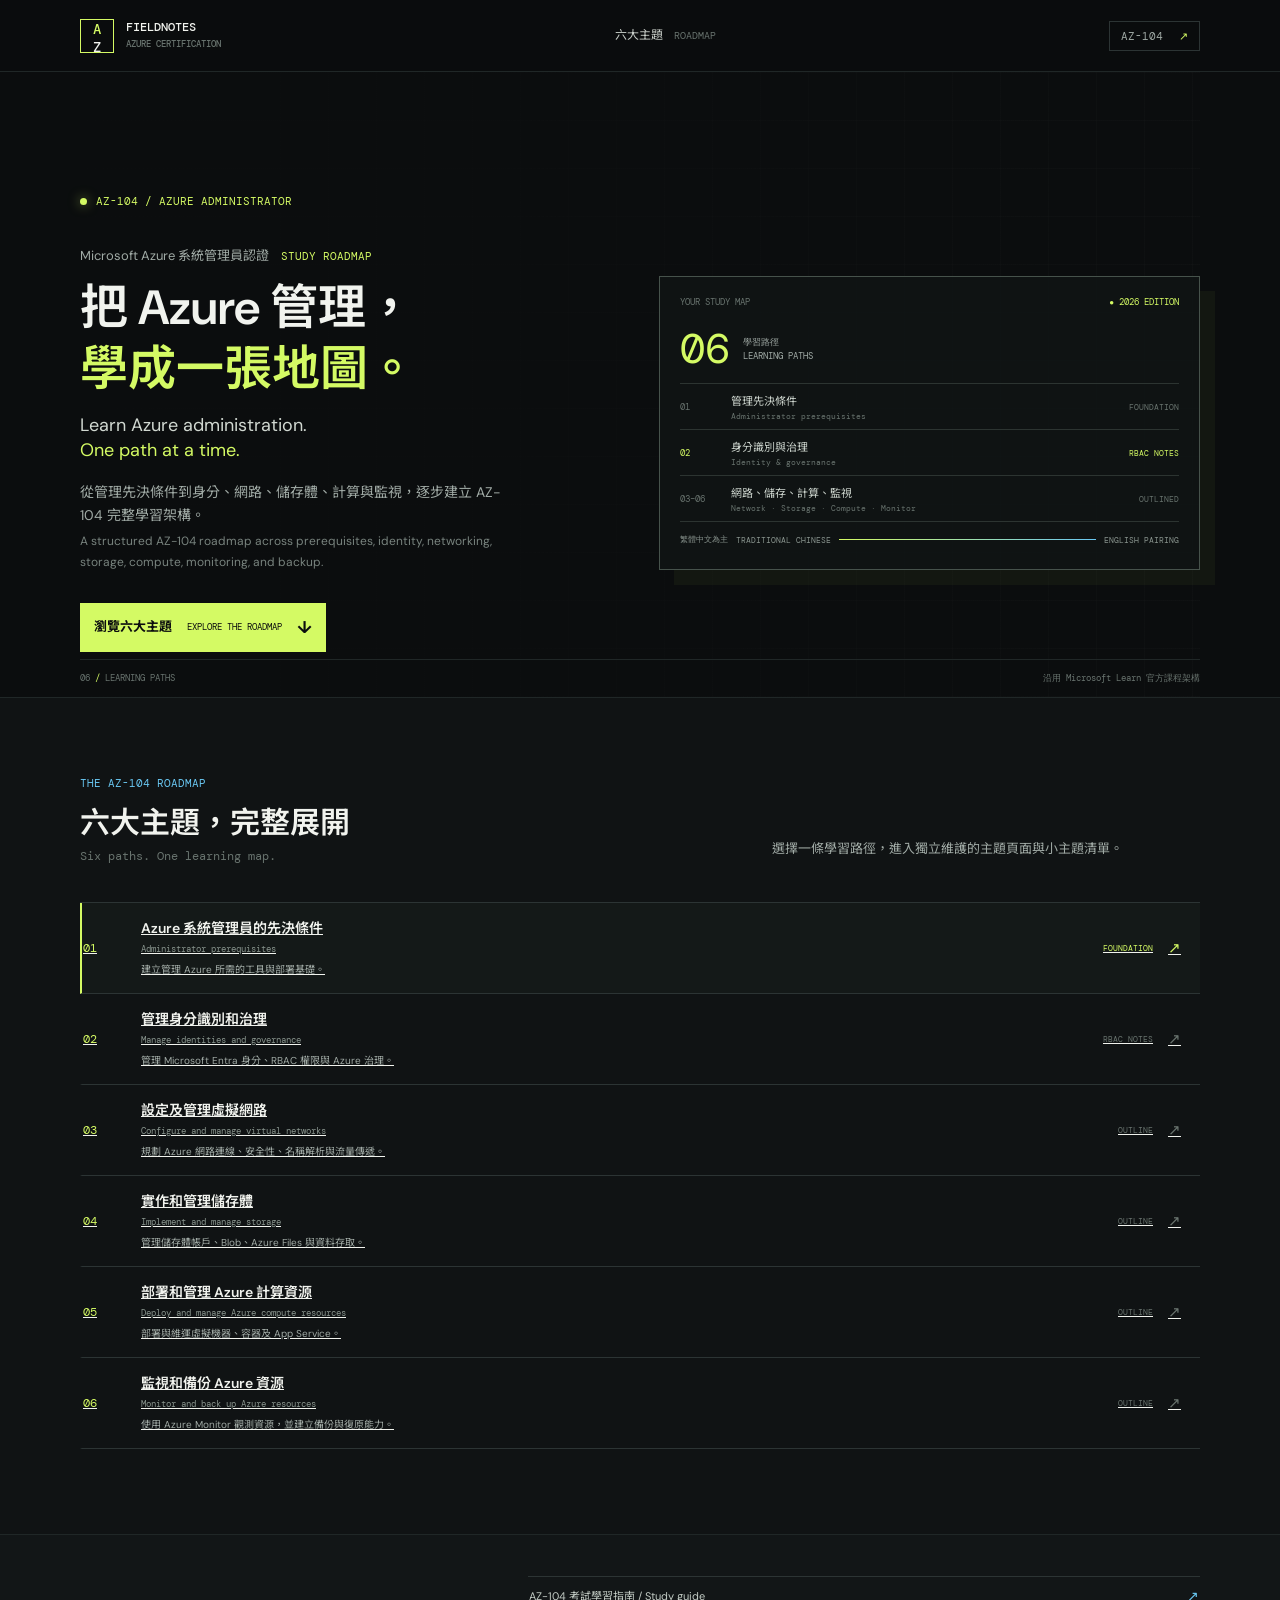
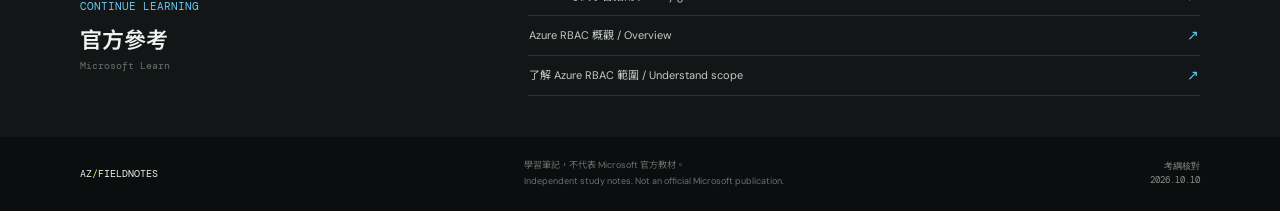
<file: index.html>
<!doctype html>
<html lang="zh-Hant">
  <head>
    <meta charset="utf-8">
    <meta name="viewport" content="width=device-width, initial-scale=1">
    <meta name="theme-color" content="#0b0d0e">
    <meta name="description" content="AZ-104 Azure 系統管理員繁體中文學習地圖，涵蓋六大學習路徑、中英並列主題與互動練習。">
    <link rel="icon" href="data:,">
    <title>AZ-104 學習地圖 | Azure Fieldnotes</title>
    <link rel="preconnect" href="https://fonts.googleapis.com">
    <link rel="preconnect" href="https://fonts.gstatic.com" crossorigin>
    <link href="https://fonts.googleapis.com/css2?family=DM+Mono:wght@400;500&family=DM+Sans:wght@400;500;600;700&family=Noto+Sans+TC:wght@400;500;600;700&display=swap" rel="stylesheet">
    <link rel="stylesheet" href="styles.css">
    <script src="app.js" defer></script>
  </head>
  <body>
    <header class="topbar">
      <a class="brand" href="#top" aria-label="AZ-104 Fieldnotes 首頁">
        <span class="brand-mark">A<span>Z</span></span>
        <span class="brand-name">FIELDNOTES<span>AZURE CERTIFICATION</span></span>
      </a>
      <nav class="top-nav" aria-label="主要導覽">
        <a href="#curriculum">六大主題 <span>ROADMAP</span></a>
      </nav>
      <a class="top-exam" href="https://learn.microsoft.com/zh-tw/credentials/certifications/exams/az-104/" target="_blank" rel="noreferrer">
        AZ-104 <span aria-hidden="true">↗</span>
      </a>
    </header>

    <main id="top">
      <section class="hero wrap" aria-labelledby="page-title">
        <div class="hero-copy">
          <div class="eyebrow"><span class="eyebrow-dot"></span> AZ-104 / AZURE ADMINISTRATOR</div>
          <p class="hero-kicker">Microsoft Azure 系統管理員認證 <span>STUDY ROADMAP</span></p>
          <h1 id="page-title">把 Azure 管理，<br><em>學成一張地圖。</em></h1>
          <p class="hero-english">Learn Azure administration.<br><em>One path at a time.</em></p>
          <p class="hero-summary">從管理先決條件到身分、網路、儲存體、計算與監視，逐步建立 AZ-104 完整學習架構。</p>
          <p class="hero-summary hero-summary-en">A structured AZ-104 roadmap across prerequisites, identity, networking, storage, compute, monitoring, and backup.</p>
          <a class="primary-link" href="#curriculum">瀏覽六大主題 <span>EXPLORE THE ROADMAP</span><b aria-hidden="true">↓</b></a>
        </div>

        <div class="roadmap-summary" aria-label="六大 AZ-104 學習路徑概況">
          <div class="roadmap-summary-head"><span>YOUR STUDY MAP</span><span class="live-dot">● 2026 EDITION</span></div>
          <div class="roadmap-total"><strong>06</strong><span>學習路徑<br>LEARNING PATHS</span></div>
          <div class="roadmap-mini-list">
            <div class="mini-path"><span class="mini-number">01</span><span>管理先決條件<small>Administrator prerequisites</small></span><i>FOUNDATION</i></div>
            <div class="mini-path active"><span class="mini-number">02</span><span>身分識別與治理<small>Identity &amp; governance</small></span><i>RBAC NOTES</i></div>
            <div class="mini-path"><span class="mini-number">03–06</span><span>網路、儲存、計算、監視<small>Network · Storage · Compute · Monitor</small></span><i>OUTLINED</i></div>
          </div>
          <div class="roadmap-summary-foot"><span>繁體中文為主</span><span>TRADITIONAL CHINESE</span><span class="foot-line"></span><span>ENGLISH PAIRING</span></div>
        </div>
        <div class="hero-meta"><span>06 <i>/</i> LEARNING PATHS</span><span>沿用 Microsoft Learn 官方課程架構</span></div>
      </section>

      <section class="curriculum-section" id="curriculum" aria-labelledby="curriculum-title">
        <div class="wrap">
          <div class="section-heading curriculum-heading">
            <div><p class="section-index">THE AZ-104 ROADMAP</p><h2 id="curriculum-title">六大主題，完整展開<span>Six paths. One learning map.</span></h2></div>
            <p class="section-intro">選擇一條學習路徑，進入獨立維護的主題頁面與小主題清單。</p>
          </div>

          <nav class="topic-tabs" aria-label="AZ-104 六大學習主題">
            <a class="topic-tab is-active" href="topics/prerequisites/">
              <span class="topic-tab-number">01</span><span class="topic-tab-copy"><strong>Azure 系統管理員的先決條件</strong><small>Administrator prerequisites</small><span>建立管理 Azure 所需的工具與部署基礎。</span></span><span class="topic-tab-state">FOUNDATION</span><span class="topic-tab-arrow" aria-hidden="true">↗</span>
            </a>
            <a class="topic-tab" href="topics/identity-governance/">
              <span class="topic-tab-number">02</span><span class="topic-tab-copy"><strong>管理身分識別和治理</strong><small>Manage identities and governance</small><span>管理 Microsoft Entra 身分、RBAC 權限與 Azure 治理。</span></span><span class="topic-tab-state">RBAC NOTES</span><span class="topic-tab-arrow" aria-hidden="true">↗</span>
            </a>
            <a class="topic-tab" href="topics/networking/">
              <span class="topic-tab-number">03</span><span class="topic-tab-copy"><strong>設定及管理虛擬網路</strong><small>Configure and manage virtual networks</small><span>規劃 Azure 網路連線、安全性、名稱解析與流量傳遞。</span></span><span class="topic-tab-state">OUTLINE</span><span class="topic-tab-arrow" aria-hidden="true">↗</span>
            </a>
            <a class="topic-tab" href="topics/storage/">
              <span class="topic-tab-number">04</span><span class="topic-tab-copy"><strong>實作和管理儲存體</strong><small>Implement and manage storage</small><span>管理儲存體帳戶、Blob、Azure Files 與資料存取。</span></span><span class="topic-tab-state">OUTLINE</span><span class="topic-tab-arrow" aria-hidden="true">↗</span>
            </a>
            <a class="topic-tab" href="topics/compute/">
              <span class="topic-tab-number">05</span><span class="topic-tab-copy"><strong>部署和管理 Azure 計算資源</strong><small>Deploy and manage Azure compute resources</small><span>部署與維運虛擬機器、容器及 App Service。</span></span><span class="topic-tab-state">OUTLINE</span><span class="topic-tab-arrow" aria-hidden="true">↗</span>
            </a>
            <a class="topic-tab" href="topics/monitor-backup/">
              <span class="topic-tab-number">06</span><span class="topic-tab-copy"><strong>監視和備份 Azure 資源</strong><small>Monitor and back up Azure resources</small><span>使用 Azure Monitor 觀測資源，並建立備份與復原能力。</span></span><span class="topic-tab-state">OUTLINE</span><span class="topic-tab-arrow" aria-hidden="true">↗</span>
            </a>
          </nav>
        </div>
      </section>

      <section class="topic-content" id="topic-content" aria-label="舊版主題內容" hidden>
        <article class="topic-panel" id="panel-prerequisites" role="tabpanel" aria-labelledby="topic-tab-prerequisites">
          <div class="wrap">
            <header class="topic-panel-header"><div><p class="section-index">PATH 01 · FOUNDATION</p><h2>Azure 系統管理員的先決條件<span>Administrator prerequisites</span></h2></div><p>從日常管理工具到基礎架構部署，補齊進入 Azure 系統管理工作的必要起點。</p></header>
            <div class="subtopic-list">
              <article class="subtopic-row"><span class="subtopic-number">01.01</span><div><h3>Azure Cloud Shell 簡介<span>Introduction to Azure Cloud Shell</span></h3><p>認識瀏覽器中的命令列環境，了解如何使用 Azure CLI 或 PowerShell 管理 Azure。</p></div></article>
              <section class="study-detail" aria-labelledby="cloud-shell-detail-title">
                <header class="detail-intro"><p class="section-index">01.01 · STUDY NOTES</p><h3 id="cloud-shell-detail-title">免安裝、已驗證的 Azure 終端機<span>A ready-to-use, authenticated Azure terminal</span></h3><p>Azure Cloud Shell 是從瀏覽器使用的互動式終端機，可直接管理 Azure 資源。它由 Microsoft 管理環境，登入後會使用目前帳戶的 Azure 認證，常見入口包括 Azure 入口網站和 shell.azure.com。</p><p class="english-copy">Azure Cloud Shell is an interactive browser-based terminal for managing Azure resources. Microsoft manages the environment, and your signed-in account supplies the Azure context. Common entry points include the Azure portal and shell.azure.com.</p></header>

                <div class="study-note-grid">
                  <article class="study-note"><p class="detail-label">01 / CHOOSE YOUR SHELL</p><h4>Bash 或 PowerShell<span>Pick the command-line experience</span></h4><p><b>Bash</b> 適合 Linux shell 與 Azure CLI 工作流程；<b>PowerShell</b> 適合 PowerShell 語法與 Azure PowerShell 模組。兩者都能呼叫 Azure 管理介面，但指令名稱、參數和腳本語法不同，不能把 `az` 命令直接當成 `Get-Az*` 命令。</p><p class="english-copy">Use Bash for shell and Azure CLI workflows, or PowerShell for PowerShell syntax and Azure PowerShell cmdlets. Both can manage Azure, but their commands and scripting syntax differ.</p></article>
                  <article class="study-note"><p class="detail-label">02 / SESSION &amp; STORAGE</p><h4>工作環境暫存，檔案可持續<span>Temporary host, persistent files</span></h4><p>Cloud Shell 主機依工作階段建立；閒置 20 分鐘後工作階段會逾時。掛載的 Azure Files 檔案共用會把檔案保存在 `$HOME`，可供後續工作階段使用。不要把唯一副本放在暫存目錄；Cloud Shell 主機免費，但關聯儲存體仍會產生一般 Azure 儲存費用。</p><p class="english-copy">The Cloud Shell host is session-based and times out after 20 minutes of inactivity. A mounted Azure Files share persists files in `$HOME` across sessions. Avoid keeping the only copy in temporary locations. The host is free; normal Azure Storage charges still apply.</p></article>
                  <article class="study-note"><p class="detail-label">03 / CHECK THE CONTEXT</p><h4>確認目前操作的訂用帳戶<span>Verify the active subscription</span></h4><p>登入後先確認命令實際使用的租用戶與訂用帳戶，避免把資源部署到錯誤環境。Azure CLI 可用 `az account show` 檢查目前內容，再用 `az account set --subscription` 切換；Azure PowerShell 則可用 `Get-AzContext` 與 `Set-AzContext`。</p><p class="english-copy">Before changing resources, verify the active tenant and subscription. Use `az account show` and `az account set --subscription` with Azure CLI, or `Get-AzContext` and `Set-AzContext` with Azure PowerShell.</p></article>
                  <article class="study-note exam-focus"><p class="detail-label">AZ-104 · EXAM FOCUS</p><h4>考題會測「選擇工具與工作階段」<span>Expect tool and session scenarios</span></h4><ul><li>辨識 Cloud Shell 可使用 Bash 或 PowerShell，以及可從哪些入口啟動。</li><li>分辨 Cloud Shell 的暫存主機與 Azure Files 中持續保存的 `$HOME` 檔案。</li><li>判讀指令目前使用的帳戶/訂用帳戶，避免在錯誤範圍執行管理工作。</li></ul><p class="english-copy">Be ready to choose Bash or PowerShell, identify where session files persist, and verify which Azure account or subscription a command will affect.</p></article>
                </div>

                <div class="detail-sources"><span>OFFICIAL REFERENCES</span><a href="https://learn.microsoft.com/zh-tw/training/modules/intro-to-azure-cloud-shell/" target="_blank" rel="noreferrer">Cloud Shell 模組 / Learning module <b aria-hidden="true">↗</b></a><a href="https://learn.microsoft.com/zh-tw/azure/cloud-shell/overview" target="_blank" rel="noreferrer">Cloud Shell 概觀 / Overview <b aria-hidden="true">↗</b></a></div>
              </section>
              <article class="subtopic-row"><span class="subtopic-number">01.02</span><div><h3>使用 JSON ARM 範本部署 Azure 基礎結構<span>Deploy Azure infrastructure with JSON ARM templates</span></h3><p>了解以宣告式範本描述資源，並透過一致、可重複的方式部署 Azure 基礎結構。</p></div></article>
            </div>
            <a class="topic-source-link" href="https://learn.microsoft.com/zh-tw/training/paths/az-104-administrator-prerequisites/" target="_blank" rel="noreferrer">Microsoft Learn 官方學習路徑 <b aria-hidden="true">↗</b></a>
          </div>
        </article>

        <article class="topic-panel" id="panel-identity" role="tabpanel" aria-labelledby="topic-tab-identity" hidden>
          <div class="wrap">
            <header class="topic-panel-header"><div><p class="section-index">PATH 02 · IDENTITY &amp; GOVERNANCE</p><h2>管理身分識別和治理<span>Manage identities and governance</span></h2></div><p>從 Microsoft Entra 身分開始，延伸到資源存取、政策與訂用帳戶治理。</p></header>
            <div class="subtopic-list">
              <article class="subtopic-row"><span class="subtopic-number">02.01</span><div><h3>了解 Microsoft Entra ID<span>Understand Microsoft Entra ID</span></h3><p>認識 Azure 雲端身分識別服務，以及目錄、使用者和群組的基本概念。</p></div></article>
              <section class="study-detail" aria-labelledby="entra-detail-title">
                <header class="detail-intro"><p class="section-index">02.01 · STUDY NOTES</p><h3 id="entra-detail-title">先分清楚身分目錄與網域服務<span>Understand the identity directory and domain services</span></h3><p>Microsoft Entra ID 是雲端式身分識別與存取管理服務。每個組織的 Entra 租用戶都是獨立的目錄邊界，保存並管理使用者、群組、應用程式及其他身分物件，支援雲端應用程式的驗證與存取控制。</p><p class="english-copy">Microsoft Entra ID is a cloud identity and access management service. Each organization's Entra tenant is a separate directory boundary for users, groups, applications, and other identities, supporting authentication and access control for cloud applications.</p></header>

                <div class="study-note-grid">
                  <article class="study-note"><p class="detail-label">CORE CONCEPT · AUTHENTICATION ≠ AUTHORIZATION</p><h4>先驗明身分，再判斷權限<span>Prove identity, then evaluate access</span></h4><p><b>驗證（authentication）</b>回答「你是誰」；<b>授權（authorization）</b>回答「你能做什麼」。Entra ID 驗證身分並套用相關存取條件；Azure RBAC 則將 Azure 資源操作權授予安全性主體。登入成功不代表自動擁有訂用帳戶或資源的管理權。</p><p class="english-copy"><b>Authentication</b> establishes who you are; <b>authorization</b> determines what you can do. A successful sign-in alone does not grant Azure resource permissions.</p></article>
                  <article class="study-note"><p class="detail-label">DIRECTORY OBJECTS</p><h4>租用戶是目錄邊界<span>The tenant is the directory boundary</span></h4><p>常見目錄物件包含使用者與群組，也包含應用程式相關身分。組織成員通常以成員使用者管理；合作夥伴或來賓可透過外部身分協作。群組可簡化對使用者集合的管理，但群組成員資格與 Azure 資源角色指派仍是不同設定。</p><p class="english-copy">Common directory objects include users, groups, and application identities. Members represent people in the organization; guests support external collaboration. Group membership and Azure resource role assignments are separate configurations.</p></article>
                </div>

                <div class="comparison-block">
                  <div class="comparison-heading"><p class="detail-label">EXAM DISTINCTION</p><h4>Entra ID、AD DS、Entra Domain Services<span>Know which directory service fits the scenario</span></h4></div>
                  <div class="comparison-table-wrap"><table class="comparison-table"><thead><tr><th>服務 / Service</th><th>主要用途 / What it provides</th><th>題目線索 / Scenario clue</th></tr></thead><tbody>
                    <tr><th>Microsoft Entra ID</th><td>雲端身分目錄、雲端應用程式驗證與存取管理。<small>Cloud identity directory, authentication, and access management.</small></td><td>雲端登入、租用戶、使用者/群組、應用程式存取。<small>Cloud sign-in, tenant, users/groups, app access.</small></td></tr>
                    <tr><th>Active Directory Domain Services (AD DS)</th><td>傳統網域控制站與網域服務，例如 LDAP、Kerberos/NTLM、網域加入與群組原則。<small>Traditional domain controllers, LDAP, Kerberos/NTLM, domain join, and Group Policy.</small></td><td>內部部署 Windows 網域或既有傳統網域工作負載。<small>On-premises Windows domain or legacy domain workloads.</small></td></tr>
                    <tr><th>Microsoft Entra Domain Services</th><td>由 Azure 管理的網域服務，提供相容的 LDAP、Kerberos/NTLM 與群組原則能力。<small>Azure-managed domain services with compatible LDAP, Kerberos/NTLM, and Group Policy capabilities.</small></td><td>雲端中的舊版應用程式需要網域功能，但不想自行維護網域控制站。<small>Cloud legacy apps need domain features without self-managing domain controllers.</small></td></tr>
                  </tbody></table></div>
                </div>

                <div class="study-note-grid">
                  <article class="study-note"><p class="detail-label">LICENSING SNAPSHOT</p><h4>Free、P1、P2 的常見辨識<span>Recognize common license differences</span></h4><p><b>Free</b> 提供基本目錄與身分功能；<b>P1</b> 包含條件式存取等進階存取控制；<b>P2</b> 再涵蓋風險型條件式存取、Identity Protection 與 Privileged Identity Management（PIM）等能力。實際功能與授權包裝會調整，部署時應查最新授權文件。</p><p class="english-copy"><b>Free</b> covers core directory capabilities; <b>P1</b> includes features such as Conditional Access; <b>P2</b> adds capabilities such as risk-based Conditional Access, Identity Protection, and PIM. Verify current licensing before deployment.</p></article>
                  <article class="study-note exam-focus"><p class="detail-label">AZ-104 · EXAM FOCUS</p><h4>把觀念連到身分管理工作<span>Connect concepts to administrator tasks</span></h4><ul><li>理解 Microsoft Entra ID 與 AD DS 的用途差異，也要辨識何時需要 Entra Domain Services。</li><li>知道使用者、群組、外部使用者、授權與自助式密碼重設屬於身分管理範圍。</li><li>AZ-104 的「管理 Azure 身分識別與治理」整體占 20–25%；考綱還包含 Azure RBAC、Policy、訂用帳戶及治理，不只測 Entra ID 概念。</li></ul><p class="english-copy">Distinguish Entra ID from AD DS and Entra Domain Services. The broader 20–25% identity and governance domain also covers users, groups, external users, licensing, SSPR, RBAC, policy, subscriptions, and governance.</p></article>
                </div>

                <div class="detail-sources"><span>OFFICIAL REFERENCES</span><a href="https://learn.microsoft.com/zh-tw/training/modules/understand-azure-active-directory/" target="_blank" rel="noreferrer">了解 Microsoft Entra ID / Entra ID module <b aria-hidden="true">↗</b></a><a href="https://learn.microsoft.com/zh-tw/entra/fundamentals/what-is-entra" target="_blank" rel="noreferrer">什麼是 Microsoft Entra？ / What is Microsoft Entra? <b aria-hidden="true">↗</b></a><a href="https://learn.microsoft.com/en-us/entra/fundamentals/licensing" target="_blank" rel="noreferrer">Microsoft Entra 授權 / Licensing <b aria-hidden="true">↗</b></a><a href="https://learn.microsoft.com/en-us/credentials/certifications/resources/study-guides/az-104" target="_blank" rel="noreferrer">AZ-104 官方考綱 / Study guide <b aria-hidden="true">↗</b></a></div>
              </section>
              <article class="subtopic-row"><span class="subtopic-number">02.02</span><div><h3>建立、設定及管理身分識別<span>Create, configure, and manage identities</span></h3><p>整理使用者、群組、外部身分與自助式密碼重設的管理流程。</p></div></article>
              <article class="subtopic-row"><span class="subtopic-number">02.03</span><div><h3>使用 Azure RBAC 保護 Azure 資源<span>Secure Azure resources with Azure RBAC</span></h3><p>掌握角色指派的主體、角色與範圍，並理解權限如何沿資源階層繼承。</p></div></article>
            </div>

            <section class="rbac-lesson" id="lesson" aria-labelledby="lesson-title">
              <div class="subtopic-heading"><span class="subtopic-number">02.03 · STUDY NOTES</span><div><h3 id="lesson-title">RBAC 與權限範圍<span>Role assignments and scope</span></h3><p>RBAC 不只是選一個角色；你同時決定「誰」可以做「什麼」，以及權限套用「在哪裡」。</p></div></div>

              <div class="concept-grid">
            <article class="concept-item">
              <span class="concept-number">01</span>
              <div><h3>安全性主體 <small>WHO</small></h3><p>被授權的身分，例如使用者、群組、服務主體或受控識別。</p><p class="english-copy">The identity receiving access: a user, group, service principal, or managed identity.</p></div>
              <span class="concept-code">PRINCIPAL</span>
            </article>
            <article class="concept-item">
              <span class="concept-number">02</span>
              <div><h3>角色定義 <small>WHAT</small></h3><p>一組允許的操作。Reader 可檢視資源；Contributor 可管理資源，但不能指派 Azure RBAC 角色。</p><p class="english-copy">A set of allowed actions. Reader can view resources; Contributor can manage resources but cannot assign Azure RBAC roles.</p></div>
              <span class="concept-code">ROLE</span>
            </article>
            <article class="concept-item">
              <span class="concept-number">03</span>
              <div><h3>範圍 <small>WHERE</small></h3><p>角色生效的資源邊界。由管理群組、訂用帳戶、資源群組到個別資源，子範圍會繼承上層指派。</p><p class="english-copy">The boundary where the role applies. Child scopes inherit assignments from management groups, subscriptions, resource groups, and resources.</p></div>
              <span class="concept-code">SCOPE</span>
            </article>
          </div>

              <div class="scope-block">
            <div class="scope-copy"><p class="section-index">SCOPE HIERARCHY</p><h3>範圍越上層，<br>影響越廣。</h3><p>在上層範圍授予的權限會向下繼承。只想管理一個資源群組，就不必把角色指派在整個訂用帳戶。</p><p class="english-copy">Assignments flow down to child scopes. If access is needed for one resource group, there is no need to grant it at the subscription level.</p></div>
            <div class="scope-diagram" aria-label="Azure RBAC 權限範圍由管理群組到訂用帳戶、資源群組、資源逐層縮小">
              <div class="scope-level level-management"><span class="scope-glyph">▦</span><span><b>管理群組</b><small>Management group</small></span><span class="level-tag">ROOT</span></div>
              <div class="scope-branch"><span></span><i>繼承 / INHERITS</i></div>
              <div class="scope-level level-subscription"><span class="scope-glyph">◫</span><span><b>訂用帳戶</b><small>Subscription</small></span></div>
              <div class="scope-branch"><span></span><i>繼承 / INHERITS</i></div>
              <div class="scope-level level-group"><span class="scope-glyph">▤</span><span><b>資源群組</b><small>Resource group</small></span><span class="level-tag target-tag">常用指派範圍</span></div>
              <div class="scope-branch"><span></span><i>繼承 / INHERITS</i></div>
              <div class="scope-level level-resource"><span class="scope-glyph">◇</span><span><b>資源</b><small>Resource</small></span></div>
            </div>
          </div>

              <aside class="exam-note">
            <span class="note-mark">!</span>
            <p><b>考點辨析</b>　Azure RBAC 管理「誰能對 Azure 資源做什麼」；Azure Policy 管理資源應符合的規則與設定。兩者目的不同。</p>
            <p class="english-copy"><b>Exam distinction</b>　Azure RBAC controls who can do what to Azure resources. Azure Policy enforces rules and configuration requirements. They solve different problems.</p>
          </aside>
              <div class="practice-section" id="practice" aria-labelledby="practice-title">
                <div class="practice-wrap">
                  <div class="practice-intro">
                    <p class="section-index">02.03 · QUICK CHECK</p>
                    <h2 id="practice-title">換你判斷<span>Put it to the test</span></h2>
                    <p>三題情境練習，確認你掌握角色與範圍。作答後會立即看到解析。</p>
                    <p class="english-copy">Three scenario questions to check your understanding of roles and scope. Review the explanation after each answer.</p>
                    <div class="practice-disclaimer">原創練習題，非 Microsoft 官方考題<br>Original practice questions, not official Microsoft exam questions</div>
                  </div>
                  <div class="quiz-panel" aria-live="polite">
                    <div class="quiz-topline"><span id="question-count">QUESTION 01 / 03</span><span class="quiz-score">得分 <b id="score">0</b><i>/</i>3</span></div>
                    <div class="quiz-progress" aria-hidden="true"><span id="progress-bar"></span></div>
                    <div id="question-area"></div>
                    <div id="feedback" class="feedback" hidden></div>
                    <div class="quiz-actions"><button class="check-button" id="check-answer" type="button">確認答案 <span>CHECK ANSWER</span><b aria-hidden="true">↗</b></button><button class="next-button" id="next-question" type="button" hidden>下一題 <span>NEXT QUESTION</span><b aria-hidden="true">→</b></button></div>
                    <p class="quiz-hint" id="quiz-hint">選擇一個答案後確認 / Select an answer to continue</p>
                  </div>
                </div>
              </div>
            </section>
            <div class="subtopic-list subtopic-list-after">
              <article class="subtopic-row"><span class="subtopic-number">02.04</span><div><h3>使用 Azure Policy 與資源鎖定實作治理<span>Implement governance with Azure Policy and resource locks</span></h3><p>整理政策指派、合規性評估、標籤及資源鎖定如何協助維持環境一致性。</p></div></article>
              <article class="subtopic-row"><span class="subtopic-number">02.05</span><div><h3>管理訂用帳戶、管理群組與成本<span>Manage subscriptions, management groups, and costs</span></h3><p>建立 Azure 管理階層，並使用預算、成本警示與 Advisor 建議進行成本治理。</p></div></article>
            </div>
            <a class="topic-source-link" href="https://learn.microsoft.com/zh-tw/training/paths/az-104-manage-identities-governance/" target="_blank" rel="noreferrer">Microsoft Learn 官方學習路徑 <b aria-hidden="true">↗</b></a>
          </div>
        </article>

        <article class="topic-panel" id="panel-networking" role="tabpanel" aria-labelledby="topic-tab-networking" hidden>
          <div class="wrap">
            <header class="topic-panel-header"><div><p class="section-index">PATH 03 · NETWORKING</p><h2>設定及管理虛擬網路<span>Configure and manage virtual networks</span></h2></div><p>建立安全可靠的 Azure 網路，理解連線、流量控制與應用程式傳遞。</p></header>
            <div class="subtopic-list">
              <article class="subtopic-row"><span class="subtopic-number">03.01</span><div><h3>設定虛擬網路與子網路<span>Configure virtual networks and subnets</span></h3><p>規劃位址空間、公用 IP 與子網路，建立雲端資源的網路基礎。</p></div></article>
              <article class="subtopic-row"><span class="subtopic-number">03.02</span><div><h3>設定網路安全性群組<span>Configure network security groups</span></h3><p>使用安全性規則篩選進出子網路或網路介面的流量。</p></div></article>
              <article class="subtopic-row"><span class="subtopic-number">03.03</span><div><h3>設定 Azure DNS 與虛擬網路對等互連<span>Configure Azure DNS and virtual network peering</span></h3><p>連接不同虛擬網路，並設定可供應用程式使用的名稱解析。</p></div></article>
              <article class="subtopic-row"><span class="subtopic-number">03.04</span><div><h3>使用路由控制網路流量<span>Control network traffic with routes</span></h3><p>理解路由選擇，並透過使用者定義路由控制流量傳遞路徑。</p></div></article>
              <article class="subtopic-row"><span class="subtopic-number">03.05</span><div><h3>負載平衡與網路監視<span>Load balancing and network monitoring</span></h3><p>認識 Load Balancer、Application Gateway 與 Network Watcher 的用途。</p></div></article>
            </div>
            <a class="topic-source-link" href="https://learn.microsoft.com/zh-tw/training/paths/az-104-manage-virtual-networks/" target="_blank" rel="noreferrer">Microsoft Learn 官方學習路徑 <b aria-hidden="true">↗</b></a>
          </div>
        </article>

        <article class="topic-panel" id="panel-storage" role="tabpanel" aria-labelledby="topic-tab-storage" hidden>
          <div class="wrap">
            <header class="topic-panel-header"><div><p class="section-index">PATH 04 · STORAGE</p><h2>實作和管理儲存體<span>Implement and manage storage</span></h2></div><p>依資料類型與存取需求選擇儲存服務，並設定可用性與安全控制。</p></header>
            <div class="subtopic-list">
              <article class="subtopic-row"><span class="subtopic-number">04.01</span><div><h3>設定儲存體帳戶<span>Configure storage accounts</span></h3><p>比較複寫選項、端點與帳戶設定，建立符合工作負載需求的儲存體。</p></div></article>
              <article class="subtopic-row"><span class="subtopic-number">04.02</span><div><h3>設定 Azure Blob 儲存體<span>Configure Azure Blob Storage</span></h3><p>管理容器與 Blob，了解存取層、生命週期管理和物件複寫。</p></div></article>
              <article class="subtopic-row"><span class="subtopic-number">04.03</span><div><h3>設定 Azure 儲存體安全性<span>Configure Azure Storage security</span></h3><p>比較共用存取簽章、存取金鑰與身分識別型存取控制方式。</p></div></article>
              <article class="subtopic-row"><span class="subtopic-number">04.04</span><div><h3>設定 Azure Files 與檔案同步<span>Configure Azure Files and file sync</span></h3><p>建立檔案共用，並認識雲端與內部部署檔案伺服器的同步方式。</p></div></article>
            </div>
            <a class="topic-source-link" href="https://learn.microsoft.com/zh-tw/training/paths/az-104-manage-storage/" target="_blank" rel="noreferrer">Microsoft Learn 官方學習路徑 <b aria-hidden="true">↗</b></a>
          </div>
        </article>

        <article class="topic-panel" id="panel-compute" role="tabpanel" aria-labelledby="topic-tab-compute" hidden>
          <div class="wrap">
            <header class="topic-panel-header"><div><p class="section-index">PATH 05 · COMPUTE</p><h2>部署和管理 Azure 計算資源<span>Deploy and manage Azure compute resources</span></h2></div><p>依工作負載選擇計算服務，掌握部署、可用性與調整規模。</p></header>
            <div class="subtopic-list">
              <article class="subtopic-row"><span class="subtopic-number">05.01</span><div><h3>使用 ARM 範本與 Bicep 自動部署<span>Automate deployments with ARM templates and Bicep</span></h3><p>閱讀、修改與部署宣告式範本，讓基礎結構配置可重複管理。</p></div></article>
              <article class="subtopic-row"><span class="subtopic-number">05.02</span><div><h3>建立及設定虛擬機器<span>Create and configure virtual machines</span></h3><p>選擇 VM 大小與磁碟，並設定可用性、擴展集和移轉作業。</p></div></article>
              <article class="subtopic-row"><span class="subtopic-number">05.03</span><div><h3>部署及管理容器<span>Deploy and manage containers</span></h3><p>使用 Azure Container Instances 執行容器，了解容器群組與資源配置。</p></div></article>
              <article class="subtopic-row"><span class="subtopic-number">05.04</span><div><h3>設定 Azure App Service<span>Configure Azure App Service</span></h3><p>建立 App Service 方案與 Web App，了解部署位置、TLS 及擴縮設定。</p></div></article>
            </div>
            <a class="topic-source-link" href="https://learn.microsoft.com/zh-tw/training/paths/az-104-manage-compute-resources/" target="_blank" rel="noreferrer">Microsoft Learn 官方學習路徑 <b aria-hidden="true">↗</b></a>
          </div>
        </article>

        <article class="topic-panel" id="panel-monitor" role="tabpanel" aria-labelledby="topic-tab-monitor" hidden>
          <div class="wrap">
            <header class="topic-panel-header"><div><p class="section-index">PATH 06 · MONITOR &amp; BACKUP</p><h2>監視和備份 Azure 資源<span>Monitor and back up Azure resources</span></h2></div><p>建立可觀測性與資料保護流程，協助及早發現問題並復原工作負載。</p></header>
            <div class="subtopic-list">
              <article class="subtopic-row"><span class="subtopic-number">06.01</span><div><h3>使用 Azure Monitor 監視資源<span>Monitor resources with Azure Monitor</span></h3><p>理解平台指標與記錄，建立警示並監視虛擬機器效能。</p></div></article>
              <article class="subtopic-row"><span class="subtopic-number">06.02</span><div><h3>收集與分析診斷資料<span>Collect and analyze diagnostic data</span></h3><p>設定診斷資料目的地，透過記錄與指標判讀資源狀態。</p></div></article>
              <article class="subtopic-row"><span class="subtopic-number">06.03</span><div><h3>使用 Azure Backup 保護工作負載<span>Protect workloads with Azure Backup</span></h3><p>建立保存庫與備份原則，執行備份及還原作業。</p></div></article>
              <article class="subtopic-row"><span class="subtopic-number">06.04</span><div><h3>規劃復原與 Azure Site Recovery<span>Plan recovery with Azure Site Recovery</span></h3><p>認識復原目標與容錯移轉概念，規劃服務中斷時的復原方式。</p></div></article>
            </div>
            <a class="topic-source-link" href="https://learn.microsoft.com/zh-tw/training/paths/az-104-monitor-backup-resources/" target="_blank" rel="noreferrer">Microsoft Learn 官方學習路徑 <b aria-hidden="true">↗</b></a>
          </div>
        </article>
      </section>

      <section class="sources-section" aria-labelledby="sources-title">
        <div class="wrap sources-wrap">
          <div><p class="section-index">CONTINUE LEARNING</p><h2 id="sources-title">官方參考<span>Microsoft Learn</span></h2></div>
          <div class="source-links">
            <a href="https://learn.microsoft.com/en-us/credentials/certifications/resources/study-guides/az-104" target="_blank" rel="noreferrer"><span>AZ-104 考試學習指南 / Study guide</span><b aria-hidden="true">↗</b></a>
            <a href="https://learn.microsoft.com/en-us/azure/role-based-access-control/overview" target="_blank" rel="noreferrer"><span>Azure RBAC 概觀 / Overview</span><b aria-hidden="true">↗</b></a>
            <a href="https://learn.microsoft.com/en-us/azure/role-based-access-control/scope-overview" target="_blank" rel="noreferrer"><span>了解 Azure RBAC 範圍 / Understand scope</span><b aria-hidden="true">↗</b></a>
          </div>
        </div>
      </section>
    </main>

    <footer class="footer wrap"><a class="footer-brand" href="#top">AZ<span>/</span>FIELDNOTES</a><span>學習筆記，不代表 Microsoft 官方教材。<br>Independent study notes. Not an official Microsoft publication.</span><span class="updated">考綱核對<br>2026.10.10</span></footer>
  </body>
</html>
</file>
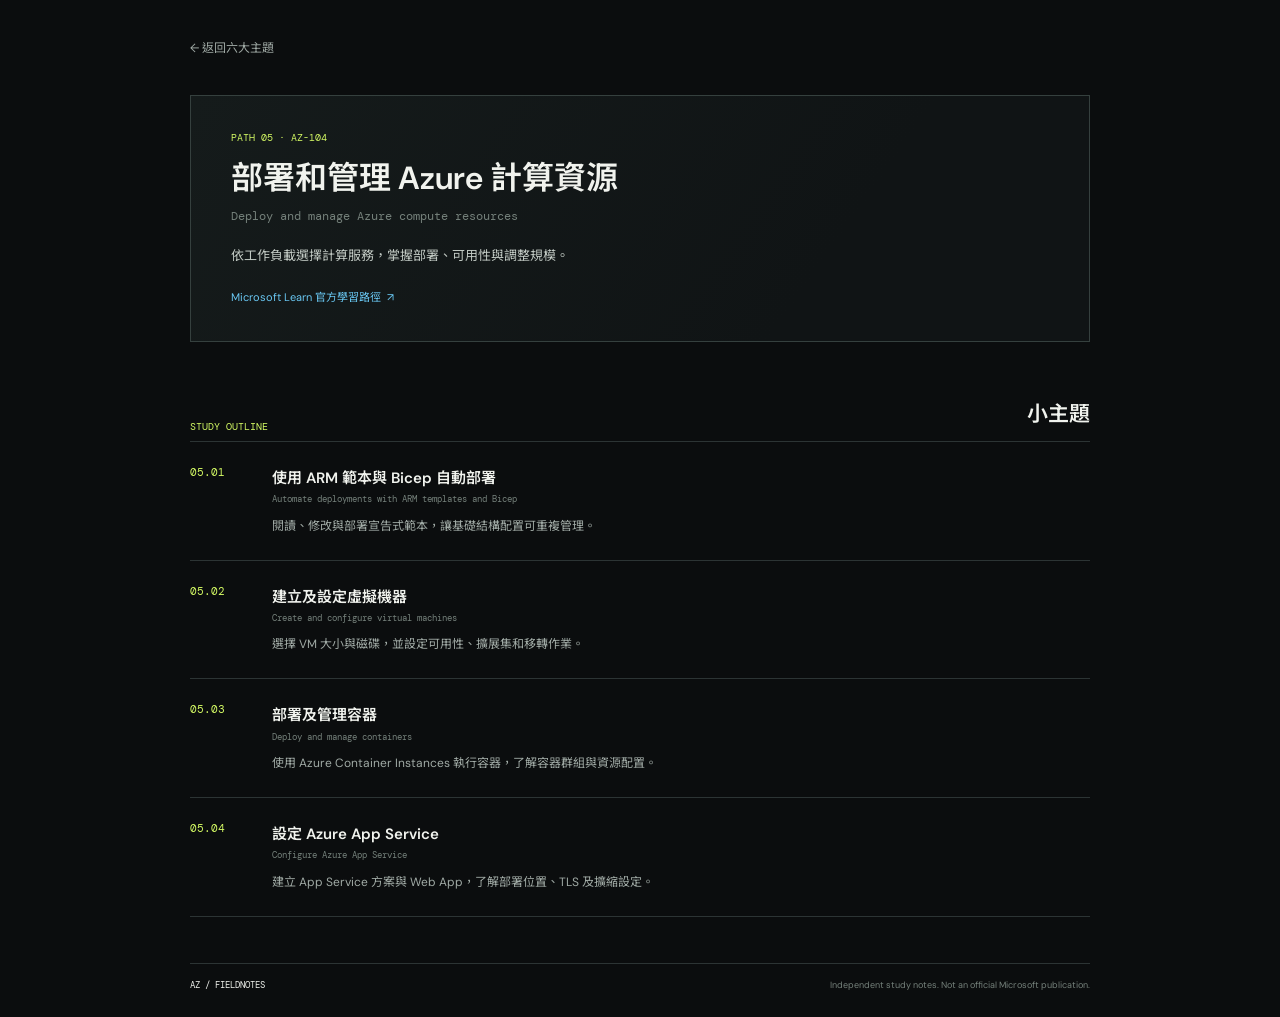
<file: topics/compute/index.html>
<!doctype html>
<html lang="zh-Hant">
  <head>
    <meta charset="utf-8">
    <meta name="viewport" content="width=device-width, initial-scale=1">
    <meta name="theme-color" content="#0b0d0e">
    <link rel="icon" href="data:,">
    <link rel="stylesheet" href="../../topic.css">
    <script src="../../topic.js" defer></script>
    <title>部署和管理 Azure 計算資源 | AZ-104 Fieldnotes</title>
  </head>
  <body><main id="topic-page" aria-live="polite"><p class="loading">載入主題內容中...</p></main></body>
</html>
</file>
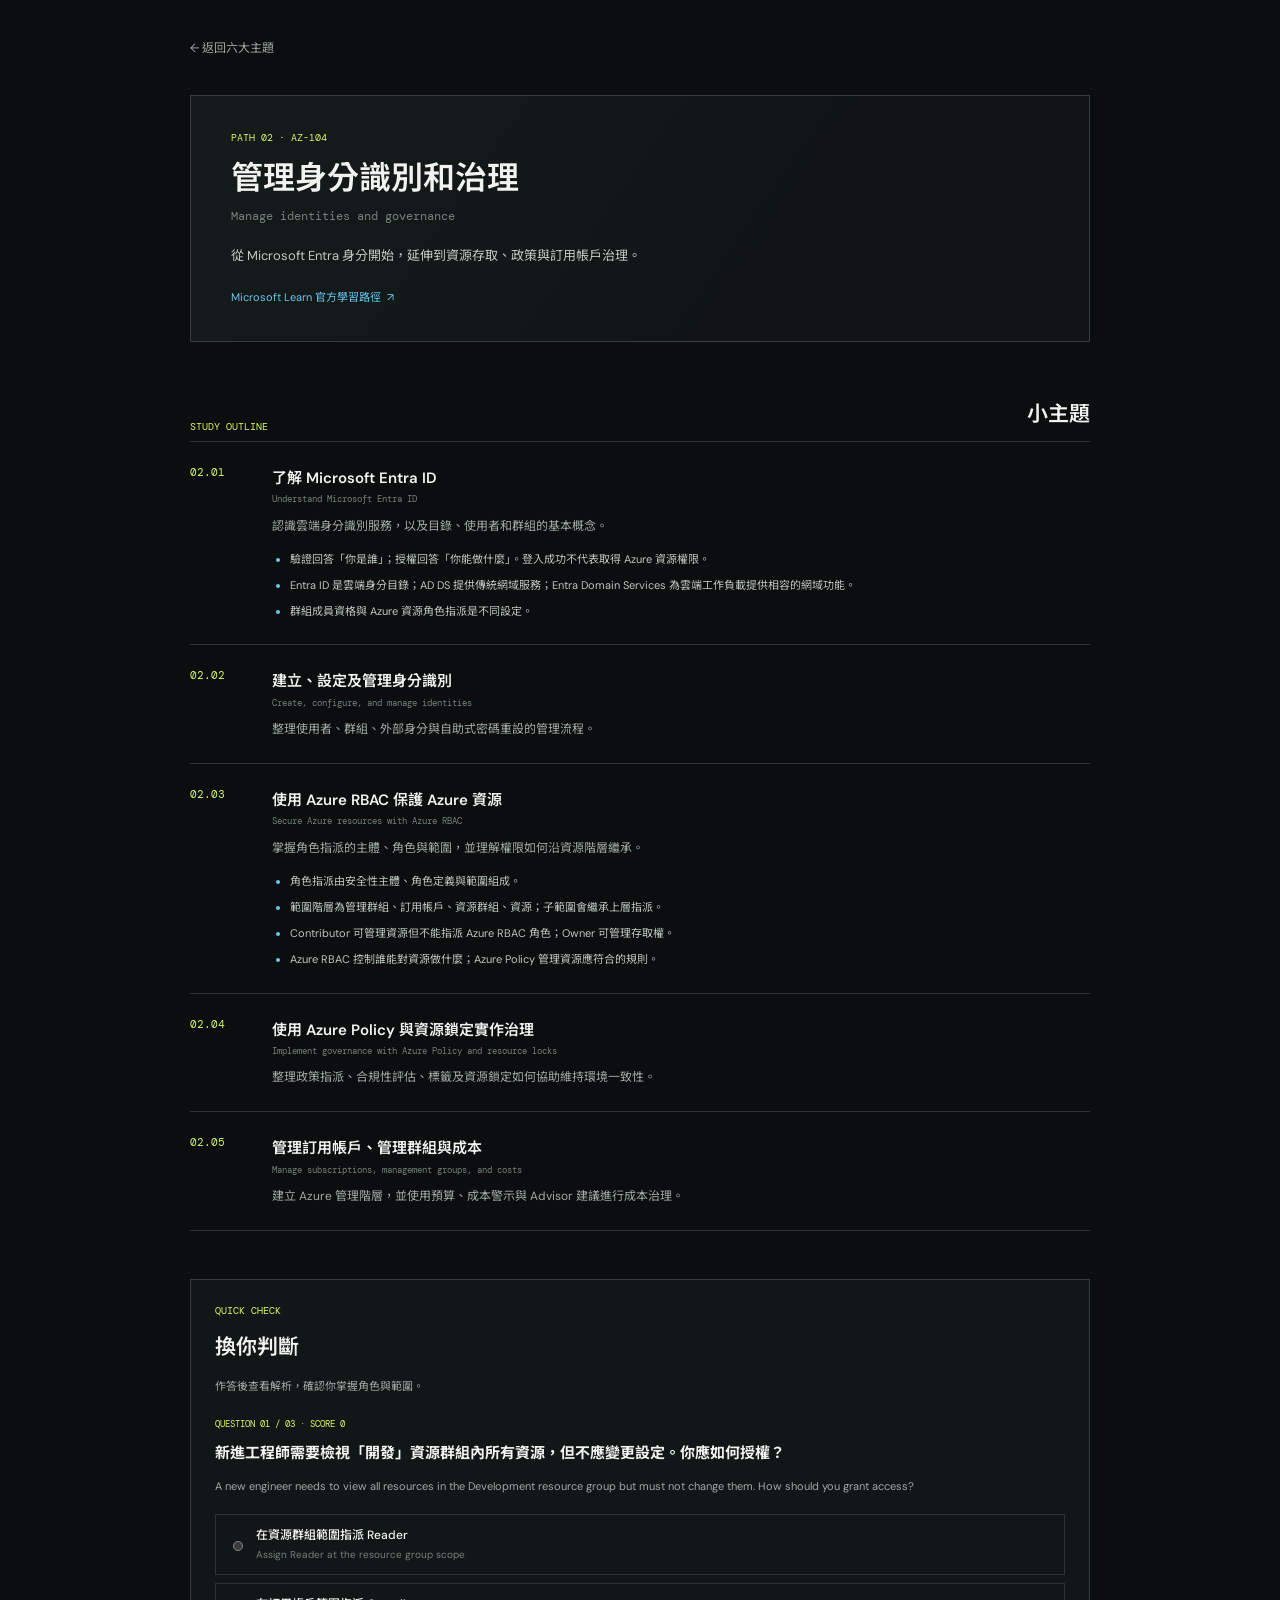
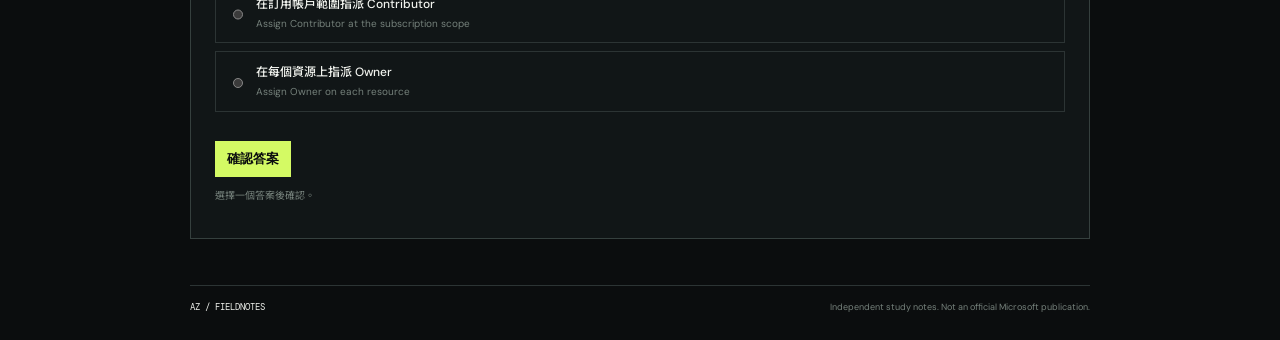
<file: topics/identity-governance/index.html>
<!doctype html>
<html lang="zh-Hant">
  <head>
    <meta charset="utf-8">
    <meta name="viewport" content="width=device-width, initial-scale=1">
    <meta name="theme-color" content="#0b0d0e">
    <link rel="icon" href="data:,">
    <link rel="stylesheet" href="../../topic.css">
    <script src="../../topic.js" defer></script>
    <title>管理身分識別和治理 | AZ-104 Fieldnotes</title>
  </head>
  <body><main id="topic-page" aria-live="polite"><p class="loading">載入主題內容中...</p></main></body>
</html>
</file>
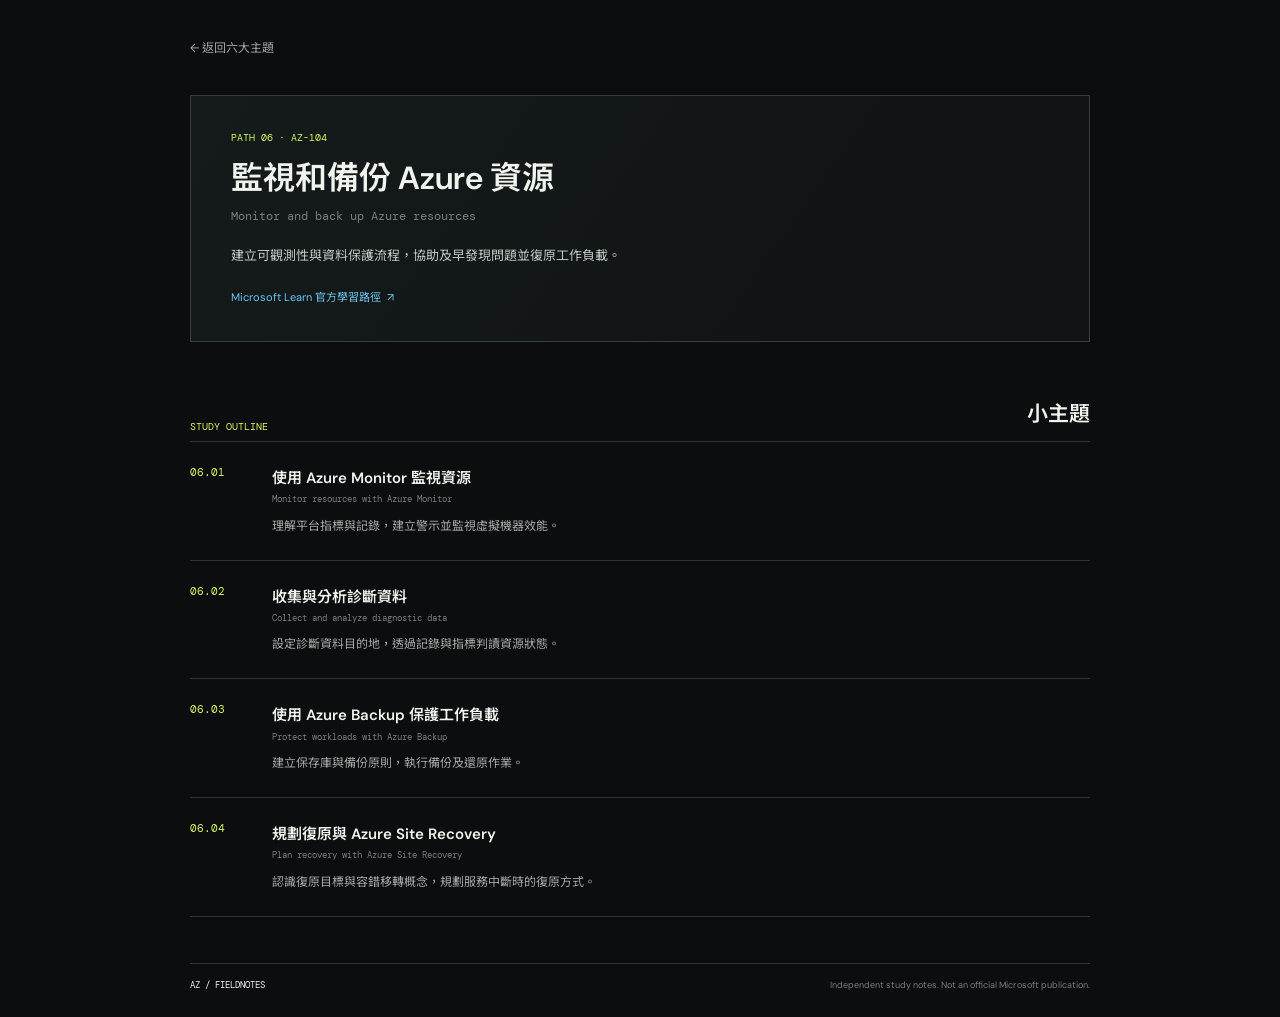
<file: topics/monitor-backup/index.html>
<!doctype html>
<html lang="zh-Hant">
  <head>
    <meta charset="utf-8">
    <meta name="viewport" content="width=device-width, initial-scale=1">
    <meta name="theme-color" content="#0b0d0e">
    <link rel="icon" href="data:,">
    <link rel="stylesheet" href="../../topic.css">
    <script src="../../topic.js" defer></script>
    <title>監視和備份 Azure 資源 | AZ-104 Fieldnotes</title>
  </head>
  <body><main id="topic-page" aria-live="polite"><p class="loading">載入主題內容中...</p></main></body>
</html>
</file>
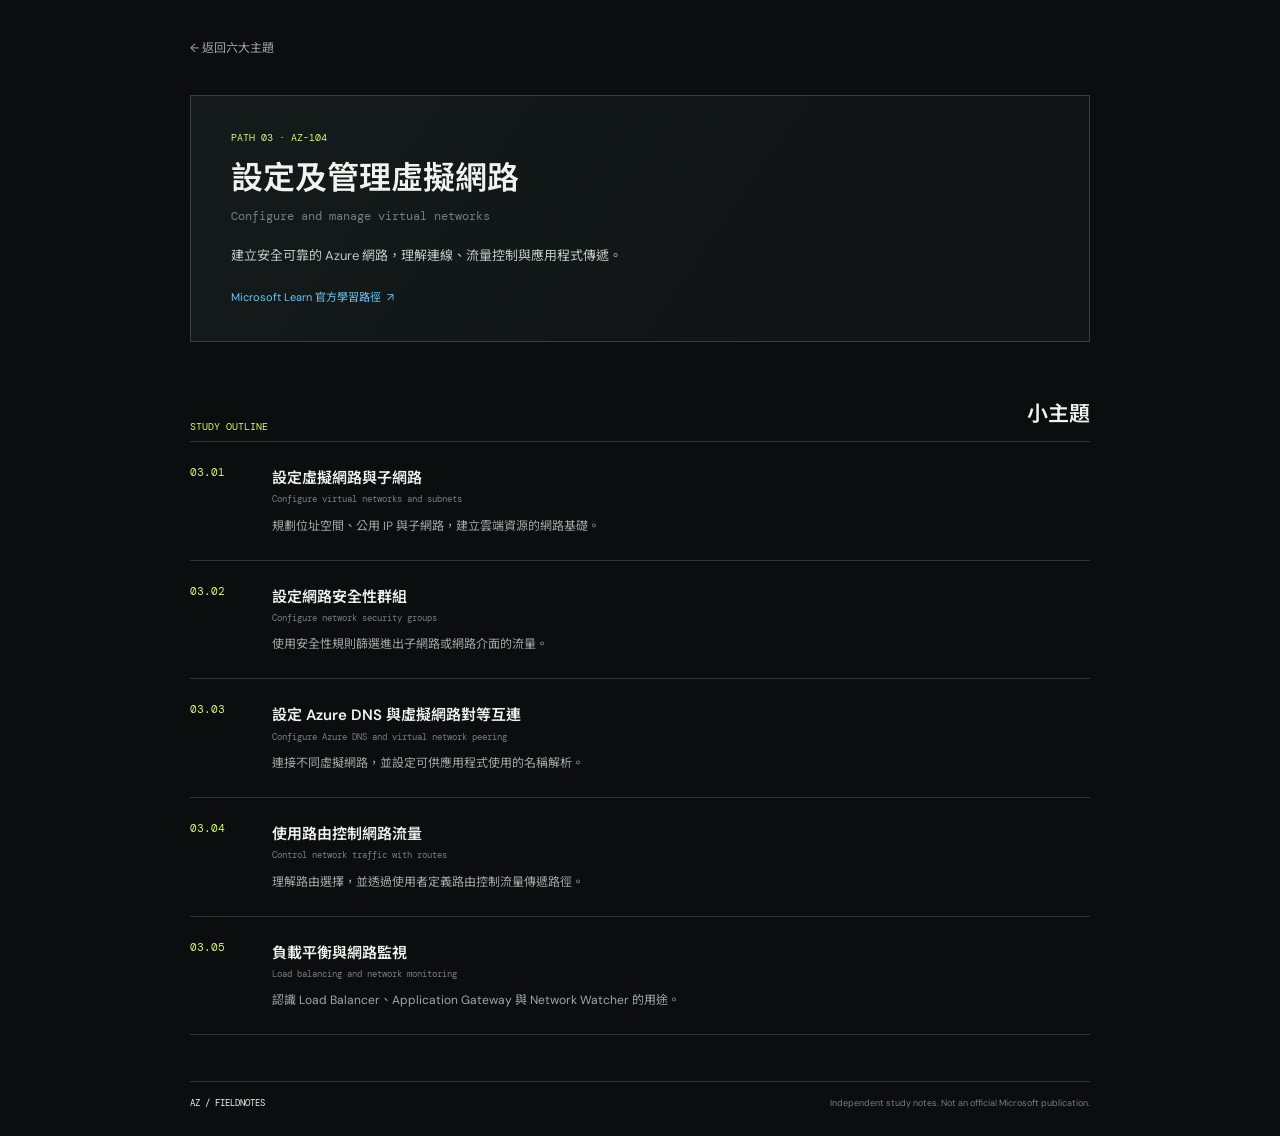
<file: topics/networking/index.html>
<!doctype html>
<html lang="zh-Hant">
  <head>
    <meta charset="utf-8">
    <meta name="viewport" content="width=device-width, initial-scale=1">
    <meta name="theme-color" content="#0b0d0e">
    <link rel="icon" href="data:,">
    <link rel="stylesheet" href="../../topic.css">
    <script src="../../topic.js" defer></script>
    <title>設定及管理虛擬網路 | AZ-104 Fieldnotes</title>
  </head>
  <body><main id="topic-page" aria-live="polite"><p class="loading">載入主題內容中...</p></main></body>
</html>
</file>
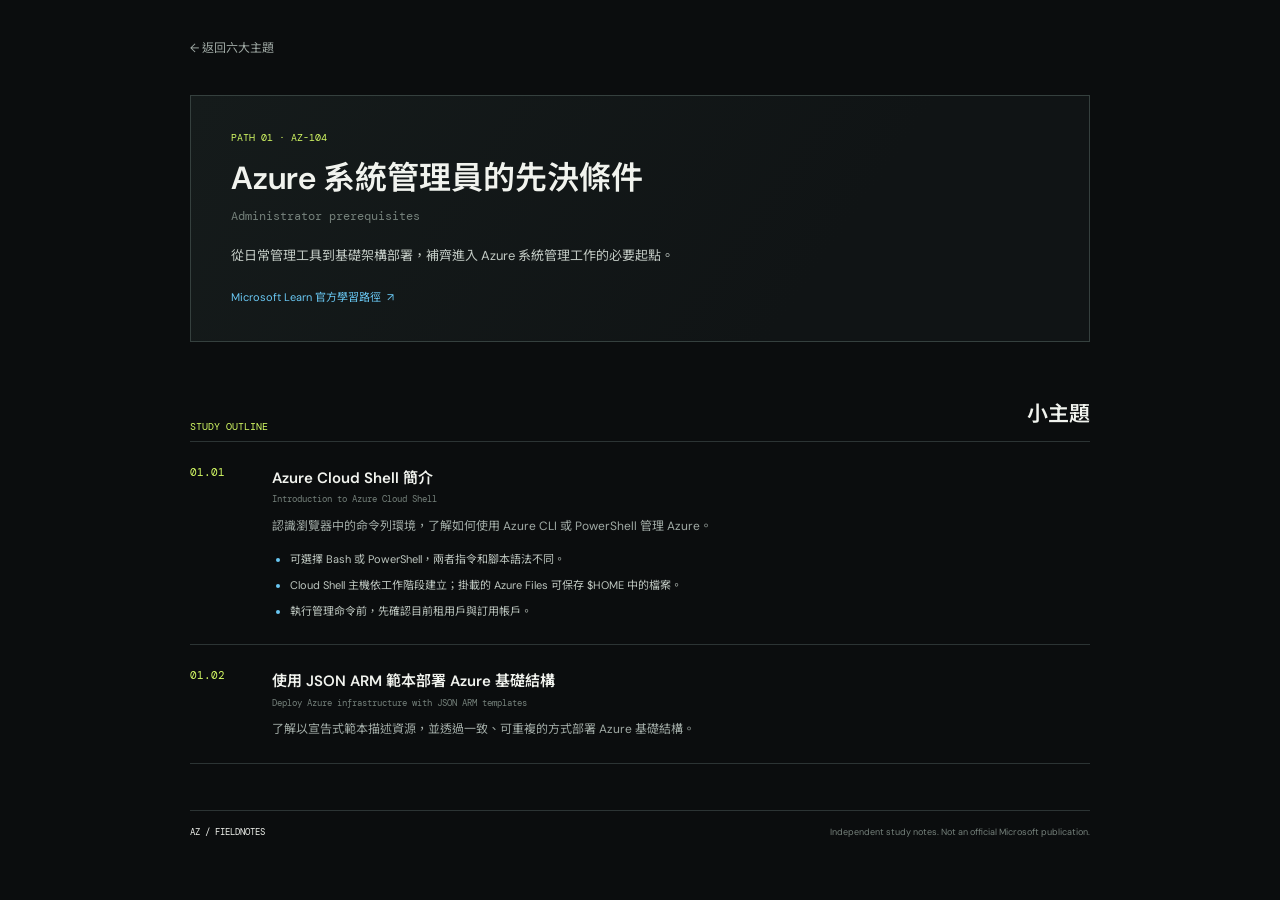
<file: topics/prerequisites/index.html>
<!doctype html>
<html lang="zh-Hant">
  <head>
    <meta charset="utf-8">
    <meta name="viewport" content="width=device-width, initial-scale=1">
    <meta name="theme-color" content="#0b0d0e">
    <link rel="icon" href="data:,">
    <link rel="stylesheet" href="../../topic.css">
    <script src="../../topic.js" defer></script>
    <title>Azure 系統管理員的先決條件 | AZ-104 Fieldnotes</title>
  </head>
  <body><main id="topic-page" aria-live="polite"><p class="loading">載入主題內容中...</p></main></body>
</html>
</file>
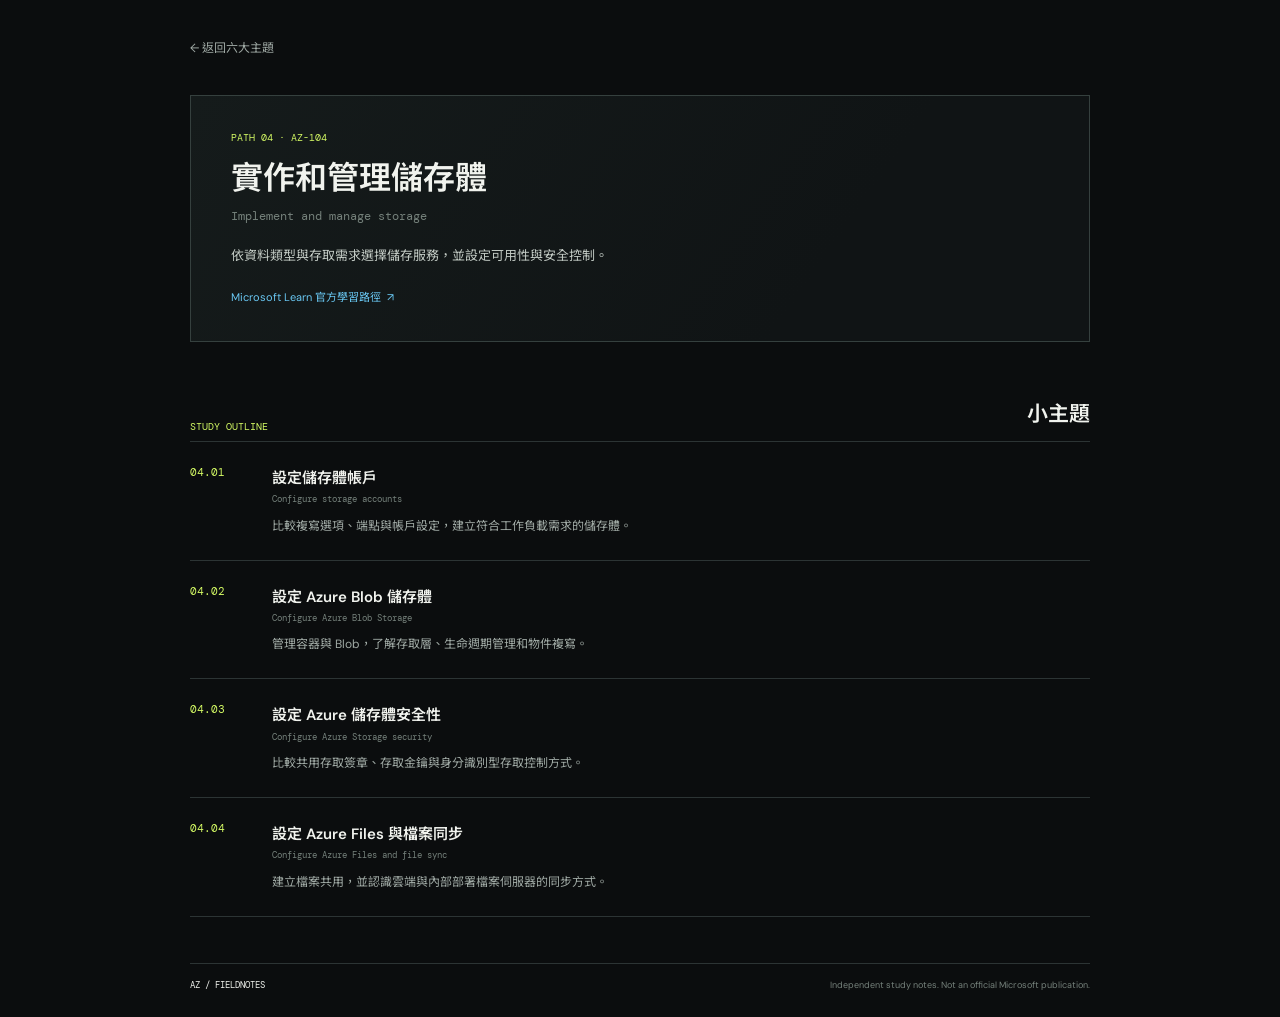
<file: topics/storage/index.html>
<!doctype html>
<html lang="zh-Hant">
  <head>
    <meta charset="utf-8">
    <meta name="viewport" content="width=device-width, initial-scale=1">
    <meta name="theme-color" content="#0b0d0e">
    <link rel="icon" href="data:,">
    <link rel="stylesheet" href="../../topic.css">
    <script src="../../topic.js" defer></script>
    <title>實作和管理儲存體 | AZ-104 Fieldnotes</title>
  </head>
  <body><main id="topic-page" aria-live="polite"><p class="loading">載入主題內容中...</p></main></body>
</html>
</file>
<file: styles.css>
@import url('https://fonts.googleapis.com/css2?family=DM+Mono:wght@400;500&family=DM+Sans:wght@400;500;600;700&family=Noto+Sans+TC:wght@400;500;600;700&display=swap');

:root {
  color-scheme: dark;
  --ink: #0b0d0e;
  --ink-raised: #111516;
  --panel: #151a1b;
  --line: #2c3434;
  --line-soft: #202727;
  --white: #f1f3ee;
  --muted: #a0aaa5;
  --quiet: #68736e;
  --lime: #d4fa64;
  --azure: #69c7f2;
  --red: #ff806e;
  --font-body: 'DM Sans', 'Noto Sans TC', sans-serif;
  --font-mono: 'DM Mono', monospace;
}

* { box-sizing: border-box; }
[hidden] { display: none !important; }
html { scroll-behavior: smooth; scroll-padding-top: 82px; }
body { margin: 0; background: var(--ink); color: var(--white); font-family: var(--font-body); font-size: 15px; line-height: 1.7; }
button, a { font: inherit; }
a { color: inherit; }
.wrap { width: min(1120px, calc(100% - 64px)); margin-inline: auto; }

.topbar { height: 72px; padding: 0 max(32px, calc((100vw - 1120px) / 2)); display: flex; align-items: center; justify-content: space-between; border-bottom: 1px solid var(--line-soft); background: rgba(11, 13, 14, .94); position: sticky; top: 0; z-index: 10; backdrop-filter: blur(14px); }
.brand { display: flex; align-items: center; gap: 12px; text-decoration: none; }
.brand-mark { width: 34px; height: 34px; display: grid; place-items: center; border: 1px solid var(--lime); color: var(--lime); font: 500 14px var(--font-mono); letter-spacing: 0; }
.brand-mark span { color: var(--white); }
.brand-name { font: 500 12px/1.3 var(--font-mono); letter-spacing: 0; }
.brand-name span { display: block; margin-top: 3px; color: var(--quiet); font-size: 9px; }
.top-nav { display: flex; align-items: center; gap: 34px; }
.top-nav a { color: #cad0ca; font-size: 12px; text-decoration: none; }
.top-nav a span { margin-left: 8px; color: var(--quiet); font: 10px var(--font-mono); }
.top-exam { border: 1px solid var(--line); padding: 7px 11px; color: var(--muted); font: 11px var(--font-mono); text-decoration: none; }
.top-exam span { padding-left: 9px; color: var(--lime); }

.hero { min-height: 625px; padding-top: 77px; display: grid; grid-template-columns: 1fr 1.06fr; column-gap: 68px; align-items: center; position: relative; background-image: linear-gradient(rgba(226, 244, 225, .027) 1px, transparent 1px), linear-gradient(90deg, rgba(226, 244, 225, .027) 1px, transparent 1px); background-size: 48px 48px; background-position: center 0; }
.hero::before { content: ''; position: absolute; inset: 0; pointer-events: none; background: linear-gradient(90deg, var(--ink) 0%, rgba(11, 13, 14, .88) 37%, rgba(11, 13, 14, .4) 100%); }
.hero-copy, .hero-visual { position: relative; z-index: 1; }
.eyebrow, .section-index { color: var(--lime); font: 11px var(--font-mono); letter-spacing: 0; }
.eyebrow { display: flex; align-items: center; gap: 9px; }
.eyebrow-dot { width: 7px; height: 7px; border-radius: 50%; background: var(--lime); box-shadow: 0 0 12px rgba(212, 250, 100, .56); }
.hero-kicker { margin: 37px 0 11px; color: var(--muted); font-size: 13px; }
.hero-kicker span { margin-left: 9px; color: var(--lime); font: 11px var(--font-mono); }
h1 { margin: 0; font-size: 48px; line-height: 1.27; font-weight: 600; letter-spacing: 0; }
h1 em, .hero-english em { color: var(--lime); font-style: normal; }
.hero-english { margin: 13px 0 17px; color: #d1d8d1; font-size: 18px; line-height: 1.4; }
.hero-english em { color: var(--lime); }
.hero-summary { max-width: 430px; margin: 0; color: var(--muted); font-size: 14px; }
.hero-summary-en { margin-top: 3px; color: #78837e; font-size: 12px; }
.primary-link { display: inline-flex; align-items: center; gap: 15px; margin-top: 31px; padding: 10px 14px; background: var(--lime); color: var(--ink); font-size: 13px; font-weight: 700; text-decoration: none; transition: background .2s, transform .2s; }
.primary-link:hover { background: #e1ff91; transform: translateY(-2px); }
.primary-link span { font: 9px var(--font-mono); }
.primary-link b { font-size: 17px; }

.roadmap-summary { min-height: 294px; padding: 19px 20px 13px; border: 1px solid #46524b; background: rgba(16, 21, 21, .94); box-shadow: 15px 15px 0 rgba(212, 250, 100, .045); animation: rise-in .65s ease-out both; }
.roadmap-summary-head, .roadmap-summary-foot { display: flex; align-items: center; justify-content: space-between; color: var(--quiet); font: 9px var(--font-mono); }
.roadmap-total { display: flex; align-items: center; gap: 13px; padding: 20px 0 13px; }
.roadmap-total strong { color: var(--lime); font: 42px/1 var(--font-mono); }
.roadmap-total span { color: var(--muted); font: 9px/1.6 var(--font-mono); }
.roadmap-mini-list { border-top: 1px solid #2c3431; }
.mini-path { min-height: 46px; display: grid; grid-template-columns: 42px 1fr auto; align-items: center; gap: 9px; border-bottom: 1px solid #2c3431; color: #cbd3cc; font-size: 11px; }
.mini-number { color: var(--quiet); font: 9px var(--font-mono); }
.mini-path small { display: block; color: var(--quiet); font: 8px var(--font-mono); }
.mini-path i { color: var(--quiet); font: 8px var(--font-mono); font-style: normal; }
.mini-path.active .mini-number, .mini-path.active i { color: var(--lime); }
.roadmap-summary-foot { gap: 8px; margin-top: 12px; color: #89948e; font-size: 8px; }
.roadmap-summary-foot .foot-line { min-width: 18px; }

.hero-visual { min-height: 294px; padding: 19px 20px 13px; border: 1px solid #46524b; background: rgba(16, 21, 21, .92); box-shadow: 15px 15px 0 rgba(212, 250, 100, .045); animation: rise-in .65s ease-out both; }
.visual-head, .visual-foot { display: flex; align-items: center; justify-content: space-between; color: var(--quiet); font: 9px var(--font-mono); }
.live-dot { color: var(--lime); }
.live-dot::first-letter { font-size: 8px; }
.assignment-equation { display: flex; align-items: center; justify-content: space-between; gap: 9px; padding: 48px 4px 39px; }
.equation-part { width: 29%; display: flex; flex-direction: column; align-items: center; text-align: center; }
.part-index { margin-bottom: 15px; color: var(--quiet); font: 9px var(--font-mono); }
.equation-part strong { margin-top: 12px; font-size: 12px; font-weight: 600; }
.equation-part small { color: var(--quiet); font: 9px var(--font-mono); }
.equation-plus { margin-top: 7px; color: #58645e; font: 19px var(--font-mono); }
.part-icon { height: 34px; width: 34px; display: block; position: relative; color: var(--lime); }
.icon-person i { position: absolute; top: 1px; left: 12px; width: 10px; height: 10px; border: 1px solid currentColor; border-radius: 50%; }
.icon-person b { position: absolute; bottom: 1px; left: 6px; width: 22px; height: 13px; border: 1px solid currentColor; border-radius: 13px 13px 2px 2px; }
.icon-key i { position: absolute; top: 5px; left: 3px; width: 17px; height: 17px; border: 1px solid currentColor; border-radius: 50%; }
.icon-key b { position: absolute; top: 13px; left: 17px; width: 15px; height: 1px; background: currentColor; transform: rotate(-42deg); transform-origin: left; }
.icon-scope i, .icon-scope b, .icon-scope em { position: absolute; display: block; border: 1px solid currentColor; }
.icon-scope i { inset: 1px; opacity: .5; }
.icon-scope b { inset: 7px; opacity: .75; }
.icon-scope em { inset: 13px; background: currentColor; }
.role-part .part-icon { color: var(--azure); }
.scope-part .part-icon { color: #f2a78d; }
.visual-result { display: flex; align-items: center; gap: 12px; padding: 11px 12px; border: 1px solid #303a37; background: #121817; }
.result-arrow { color: var(--lime); font: 18px var(--font-mono); }
.visual-result b, .visual-result small { display: block; }
.visual-result b { font-size: 11px; }
.visual-result small { color: var(--quiet); font: 9px var(--font-mono); }
.result-state { margin-left: auto; color: var(--lime); font: 9px var(--font-mono); }
.visual-foot { gap: 9px; margin-top: 13px; color: #89948e; font-size: 8px; }
.visual-foot span:nth-last-child(2) { color: var(--azure); }
.foot-line { flex: 1; height: 1px; background: linear-gradient(90deg, var(--lime), var(--azure)); }
.hero-meta { position: absolute; bottom: 0; left: 0; right: 0; display: flex; justify-content: space-between; padding: 12px 0; border-top: 1px solid var(--line-soft); color: var(--quiet); font: 9px var(--font-mono); }
.hero-meta i { color: var(--lime); font-style: normal; }

.curriculum-section { padding: 78px 0 85px; border-top: 1px solid var(--line-soft); background: #101314; }
.curriculum-heading { margin-bottom: 34px; }
.topic-tabs { display: grid; border-top: 1px solid var(--line); }
.topic-tab { width: 100%; min-height: 91px; display: grid; grid-template-columns: 44px minmax(0, 1fr) 110px 18px; align-items: center; gap: 15px; padding: 13px 14px 13px 0; border: 0; border-bottom: 1px solid var(--line); border-left: 2px solid transparent; background: transparent; color: var(--white); cursor: pointer; text-align: left; transition: background .18s, border-color .18s; }
.topic-tab:hover { background: rgba(255, 255, 255, .025); }
.topic-tab:focus-visible { outline: 2px solid var(--azure); outline-offset: -2px; }
.topic-tab.is-active { border-left-color: var(--lime); background: #141918; }
.topic-tab-number { padding-left: 1px; color: var(--lime); font: 12px var(--font-mono); }
.topic-tab-copy { display: block; min-width: 0; }
.topic-tab-copy strong, .topic-tab-copy small, .topic-tab-copy > span { display: block; }
.topic-tab-copy strong { font-size: 14px; font-weight: 600; }
.topic-tab-copy small { margin-top: 2px; color: #89958e; font: 9px/1.5 var(--font-mono); }
.topic-tab-copy > span { margin-top: 4px; color: var(--muted); font-size: 10px; }
.topic-tab-state { justify-self: end; color: var(--quiet); font: 8px var(--font-mono); }
.topic-tab.is-active .topic-tab-state { color: var(--lime); }
.topic-tab-arrow { color: var(--quiet); font: 15px var(--font-mono); }
.topic-tab.is-active .topic-tab-arrow { color: var(--lime); }

.topic-content { border-top: 1px solid var(--line-soft); background: #101314; }
.topic-panel { padding: 62px 0 75px; }
.topic-panel-header { display: grid; grid-template-columns: 1.2fr .8fr; align-items: end; gap: 50px; margin-bottom: 34px; }
.topic-panel-header h2 { margin: 0; font-size: 28px; line-height: 1.35; font-weight: 600; }
.topic-panel-header h2 span { display: block; margin-top: 4px; color: var(--quiet); font: 11px/1.6 var(--font-mono); }
.topic-panel-header > p { max-width: 390px; margin: 0 0 3px; color: var(--muted); font-size: 12px; }
.subtopic-list { border-top: 1px solid var(--line); }
.subtopic-row { display: grid; grid-template-columns: 58px minmax(0, 1fr); gap: 17px; padding: 18px 10px 18px 0; border-bottom: 1px solid var(--line); }
.subtopic-number { padding-top: 3px; color: var(--lime); font: 10px var(--font-mono); }
.subtopic-row h3, .subtopic-heading h3 { margin: 0; font-size: 14px; line-height: 1.5; font-weight: 600; }
.subtopic-row h3 span, .subtopic-heading h3 span { display: block; margin-top: 2px; color: #7f8a84; font: 9px/1.6 var(--font-mono); }
.subtopic-row p, .subtopic-heading p { margin: 7px 0 0; color: var(--muted); font-size: 11px; }
.subtopic-list-after { margin-top: 25px; }
.study-detail { padding: 25px 0 29px; border-bottom: 1px solid var(--line); }
.detail-intro { max-width: 850px; margin-bottom: 21px; }
.detail-intro .section-index { margin-bottom: 9px; }
.detail-intro h3 { margin: 0; font-size: 18px; line-height: 1.5; font-weight: 600; }
.detail-intro h3 span { display: block; margin-top: 3px; color: #7f8a84; font: 10px/1.6 var(--font-mono); }
.detail-intro > p:not(.section-index) { margin: 9px 0 0; color: #c1c9c3; font-size: 12px; }
.detail-intro > .english-copy { color: #82908a !important; font-size: 10px !important; }
.study-note-grid { display: grid; grid-template-columns: repeat(2, minmax(0, 1fr)); column-gap: 34px; border-top: 1px solid var(--line); }
.study-note { min-width: 0; padding: 16px 0 17px; border-bottom: 1px solid var(--line); }
.detail-label { margin: 0 0 7px; color: var(--azure); font: 8px/1.5 var(--font-mono); }
.study-note h4, .comparison-heading h4 { margin: 0; font-size: 13px; line-height: 1.5; font-weight: 600; }
.study-note h4 span, .comparison-heading h4 span { display: block; margin-top: 2px; color: #7f8a84; font: 8px/1.6 var(--font-mono); }
.study-note > p:not(.detail-label) { margin: 8px 0 0; color: var(--muted); font-size: 10px; }
.study-note .english-copy { color: #7c8982 !important; }
.study-note b { color: #dce4dc; font-weight: 600; }
.study-note ul { display: grid; gap: 6px; margin: 10px 0 0; padding: 0 0 0 15px; color: var(--muted); font-size: 10px; }
.study-note li::marker { color: var(--lime); }
.study-note.exam-focus { padding-left: 14px; border-left: 2px solid var(--lime); }
.comparison-block { margin: 26px 0 20px; border-top: 1px solid var(--line); border-bottom: 1px solid var(--line); }
.comparison-heading { padding: 16px 0 13px; }
.comparison-heading .detail-label { margin-bottom: 5px; }
.comparison-table-wrap { overflow-x: auto; border-top: 1px solid var(--line); }
.comparison-table { width: 100%; min-width: 720px; border-collapse: collapse; font-size: 10px; text-align: left; }
.comparison-table th, .comparison-table td { padding: 11px 12px 11px 0; border-bottom: 1px solid var(--line-soft); vertical-align: top; }
.comparison-table thead th { color: var(--lime); font: 8px/1.5 var(--font-mono); }
.comparison-table tbody th { width: 22%; color: #d8dfd9; font-size: 10px; font-weight: 600; }
.comparison-table td { color: var(--muted); }
.comparison-table td small { display: block; margin-top: 4px; color: #75817b; font-size: 9px; }
.comparison-table tbody tr:last-child th, .comparison-table tbody tr:last-child td { border-bottom: 0; }
.detail-sources { display: flex; flex-wrap: wrap; align-items: center; gap: 0 18px; margin-top: 18px; padding-top: 11px; border-top: 1px solid var(--line-soft); }
.detail-sources > span { color: var(--quiet); font: 8px var(--font-mono); }
.detail-sources a { display: inline-flex; align-items: center; gap: 5px; padding: 5px 0; color: #aeb9b1; font-size: 9px; text-decoration: none; }
.detail-sources a b { color: var(--azure); font: 12px var(--font-mono); }
.detail-sources a:hover { color: var(--lime); }
.topic-source-link { min-height: 42px; display: flex; align-items: center; justify-content: space-between; margin-top: 18px; border-top: 1px solid var(--line-soft); border-bottom: 1px solid var(--line-soft); color: #aeb9b1; font-size: 10px; text-decoration: none; }
.topic-source-link b { color: var(--azure); font: 14px var(--font-mono); }
.topic-source-link:hover { color: var(--lime); }
.rbac-lesson { margin-top: 26px; padding: 31px 0 0; border-top: 1px solid #46524b; }
.subtopic-heading { display: grid; grid-template-columns: 120px minmax(0, 1fr); gap: 18px; margin-bottom: 27px; }
.subtopic-heading > .subtopic-number { color: var(--azure); }
.subtopic-heading h3 { font-size: 17px; }
.subtopic-heading h3 span { font-size: 10px; }
.subtopic-heading p { max-width: 740px; }

.lesson-section { padding: 89px 0 93px; border-top: 1px solid var(--line-soft); background: #101314; }
.section-heading { display: grid; grid-template-columns: 1.2fr .8fr; align-items: end; gap: 50px; margin-bottom: 38px; }
.section-index { margin: 0 0 13px; color: var(--azure); }
h2 { margin: 0; font-size: 30px; line-height: 1.35; font-weight: 600; letter-spacing: 0; }
h2 span { display: block; margin-top: 4px; color: var(--quiet); font: 12px var(--font-mono); }
.section-intro { max-width: 380px; margin: 0 0 3px; color: var(--muted); font-size: 13px; }
.concept-grid { border-top: 1px solid var(--line); }
.concept-item { display: grid; grid-template-columns: 52px 1fr auto; gap: 17px; align-items: start; padding: 22px 12px 22px 0; border-bottom: 1px solid var(--line); }
.concept-number { color: var(--lime); font: 12px var(--font-mono); }
.concept-item h3 { margin: 0 0 7px; font-size: 15px; font-weight: 600; }
.concept-item h3 small { margin-left: 8px; color: var(--quiet); font: 9px var(--font-mono); }
.concept-item p { max-width: 800px; margin: 0; color: #c1c9c3; font-size: 13px; }
.concept-item .english-copy { margin-top: 5px; color: #82908a; font-size: 11px; }
.concept-code { padding-top: 2px; color: var(--quiet); font: 9px var(--font-mono); }
.scope-block { display: grid; grid-template-columns: .78fr 1.22fr; gap: 74px; align-items: center; padding: 76px 0 58px; }
.scope-copy .section-index { margin-bottom: 16px; }
.scope-copy h3 { margin: 0; font-size: 28px; font-weight: 500; line-height: 1.45; }
.scope-copy > p:not(.section-index) { max-width: 355px; margin: 17px 0 0; color: var(--muted); font-size: 12px; }
.scope-copy .english-copy { color: #75817b !important; }
.scope-diagram { padding: 21px 24px; border: 1px solid #35403e; background: #0d1011; }
.scope-level { min-height: 47px; display: flex; align-items: center; gap: 12px; padding: 6px 11px; border: 1px solid #2b3332; background: #141819; }
.scope-glyph { width: 22px; color: var(--azure); font-size: 18px; text-align: center; }
.scope-level b, .scope-level small { display: block; }
.scope-level b { font-size: 11px; font-weight: 600; }
.scope-level small { color: var(--quiet); font: 9px var(--font-mono); }
.level-tag { margin-left: auto; color: var(--quiet); font: 8px var(--font-mono); }
.target-tag { color: var(--lime); }
.level-management { margin-inline: 0; }
.level-subscription { margin-inline: 20px; }
.level-group { margin-inline: 40px; border-color: #a6c64d; box-shadow: inset 3px 0 var(--lime); }
.level-resource { margin-inline: 60px; }
.level-group .scope-glyph { color: var(--lime); }
.level-resource .scope-glyph { color: #f2a78d; }
.scope-branch { height: 28px; margin-left: 21px; display: flex; align-items: center; gap: 12px; }
.scope-branch span { width: 1px; height: 100%; background: #53634a; }
.scope-branch i { color: #77836f; font: 8px var(--font-mono); font-style: normal; }
.exam-note { display: grid; grid-template-columns: 31px 1fr; align-items: start; column-gap: 12px; margin-top: 4px; padding: 17px 18px; border-left: 2px solid var(--azure); background: #151b1d; }
.note-mark { width: 22px; height: 22px; display: grid; place-items: center; border: 1px solid var(--azure); color: var(--azure); font: 12px var(--font-mono); }
.exam-note p { margin: 0; color: #c1c9c3; font-size: 12px; }
.exam-note .english-copy { grid-column: 2; margin-top: 5px; color: #84918e; font-size: 11px; }

.practice-section { padding: 84px 0 91px; border-top: 1px solid var(--line-soft); background: #0b0d0e; }
.practice-wrap { display: grid; grid-template-columns: .72fr 1.28fr; gap: 70px; align-items: start; }
.practice-intro h2 { font-size: 31px; }
.practice-intro > p:not(.section-index) { max-width: 310px; margin: 17px 0 0; color: var(--muted); font-size: 13px; }
.practice-intro .english-copy { color: #78847f !important; font-size: 11px !important; }
.practice-disclaimer { margin-top: 29px; padding-left: 12px; border-left: 1px solid var(--line); color: var(--quiet); font-size: 10px; line-height: 1.8; }
.quiz-panel { min-height: 394px; padding: 22px 24px 18px; border: 1px solid #414c45; background: linear-gradient(145deg, #151a19, #111515); }
.quiz-topline { display: flex; justify-content: space-between; color: var(--lime); font: 10px var(--font-mono); }
.quiz-score { color: var(--muted); }
.quiz-score b { padding-left: 7px; color: var(--white); font-weight: 400; }
.quiz-score i { padding-inline: 4px; color: var(--quiet); font-style: normal; }
.quiz-progress { height: 2px; margin: 13px 0 24px; background: #2d3632; }
.quiz-progress span { display: block; width: 33.333%; height: 100%; background: var(--lime); transition: width .35s ease; }
.question-heading { margin: 0 0 13px; color: var(--white); font-size: 16px; font-weight: 600; line-height: 1.5; }
.question-heading-en { margin: -7px 0 16px; color: #87918c; font-size: 11px; line-height: 1.5; }
.answer-list { display: grid; gap: 8px; }
.answer-option { display: grid; grid-template-columns: 22px 1fr; gap: 10px; align-items: start; padding: 10px 12px; border: 1px solid #303937; color: #cbd2cc; cursor: pointer; transition: border-color .18s, background .18s; }
.answer-option:hover { border-color: #73826f; background: rgba(212, 250, 100, .035); }
.answer-option:has(input:checked) { border-color: var(--lime); background: rgba(212, 250, 100, .07); }
.answer-option input { width: 14px; height: 14px; margin: 4px 0 0; accent-color: var(--lime); }
.answer-option strong, .answer-option small { display: block; }
.answer-option strong { font-size: 12px; font-weight: 500; line-height: 1.55; }
.answer-option small { margin-top: 2px; color: #7e8a84; font-size: 10px; line-height: 1.5; }
.feedback { margin-top: 13px; padding: 11px 12px; border-left: 2px solid var(--lime); background: rgba(212, 250, 100, .06); color: #d6dfd5; font-size: 11px; }
.feedback.is-incorrect { border-color: var(--red); background: rgba(255, 128, 110, .07); }
.feedback strong, .feedback span { display: block; }
.feedback span { margin-top: 3px; color: #98a49d; }
.quiz-actions { display: flex; gap: 10px; margin-top: 16px; }
.check-button, .next-button { min-height: 40px; display: inline-flex; align-items: center; gap: 12px; padding: 0 13px; border: 0; background: var(--lime); color: var(--ink); cursor: pointer; font-size: 12px; font-weight: 700; }
.check-button span, .next-button span { font: 8px var(--font-mono); }
.check-button b, .next-button b { font-size: 15px; }
.check-button:hover, .next-button:hover { background: #e3ff9a; }
.check-button:disabled { background: #414a42; color: #aab3a8; cursor: not-allowed; }
.next-button { background: var(--azure); }
.next-button:hover { background: #a0e0fb; }
.quiz-hint { margin: 12px 0 0; color: var(--quiet); font-size: 10px; }
.result-screen { padding: 24px 0 3px; }
.result-screen .result-number { color: var(--lime); font: 38px var(--font-mono); }
.result-screen h3 { margin: 6px 0; font-size: 19px; }
.result-screen p { margin: 7px 0 0; color: var(--muted); font-size: 12px; }
.retry-button { margin-top: 15px; padding: 9px 12px; border: 1px solid var(--line); background: transparent; color: var(--white); cursor: pointer; font-size: 11px; }
.retry-button:hover { border-color: var(--lime); color: var(--lime); }

.sources-section { padding: 41px 0; border-top: 1px solid var(--line-soft); background: #121617; }
.sources-wrap { display: grid; grid-template-columns: .72fr 1.28fr; gap: 70px; align-items: center; }
.sources-wrap h2 { font-size: 22px; }
.sources-wrap h2 span { font-size: 10px; }
.source-links { border-top: 1px solid var(--line); }
.source-links a { display: flex; justify-content: space-between; padding: 10px 1px; border-bottom: 1px solid var(--line); color: #c3ccc5; font-size: 11px; text-decoration: none; }
.source-links a b { color: var(--azure); font: 14px var(--font-mono); }
.source-links a:hover { color: var(--lime); }
.footer { min-height: 74px; display: flex; justify-content: space-between; align-items: center; color: var(--quiet); font-size: 9px; }
.footer-brand { color: var(--white); font: 10px var(--font-mono); text-decoration: none; }
.footer-brand span { color: var(--lime); }
.footer .updated { color: #86918b; font: 9px/1.5 var(--font-mono); text-align: right; }

@keyframes rise-in { from { opacity: 0; transform: translateY(10px); } to { opacity: 1; transform: translateY(0); } }

@media (max-width: 800px) {
  .wrap { width: min(100% - 40px, 620px); }
  .topbar { height: 62px; padding-inline: 20px; }
  .top-nav { gap: 16px; }
  .top-nav a { font-size: 11px; }
  .top-nav a span { display: none; }
  .hero { min-height: unset; grid-template-columns: 1fr; gap: 35px; padding-top: 58px; padding-bottom: 67px; }
  .hero-copy { max-width: 530px; }
  .hero-visual { width: min(100%, 520px); justify-self: center; }
  .hero-meta { bottom: 0; }
  .section-heading { grid-template-columns: 1fr; gap: 16px; }
  .section-intro { max-width: 560px; }
  .topic-panel-header { grid-template-columns: 1fr; gap: 14px; }
  .study-note-grid { column-gap: 22px; }
  .scope-block { grid-template-columns: 1fr; gap: 28px; padding-top: 57px; }
  .scope-copy { display: grid; grid-template-columns: 1fr 1fr; gap: 4px 24px; }
  .scope-copy .section-index { grid-column: 1 / -1; }
  .scope-copy h3 { grid-row: span 2; }
  .scope-copy > p:not(.section-index) { margin-top: 0; }
  .practice-wrap, .sources-wrap { grid-template-columns: 1fr; gap: 30px; }
  .practice-intro > p:not(.section-index) { max-width: 550px; }
  .practice-disclaimer { margin-top: 18px; }
}

@media (max-width: 520px) {
  body { font-size: 14px; }
  .wrap { width: calc(100% - 36px); }
  .topbar { padding-inline: 18px; }
  .brand { gap: 8px; }
  .brand-mark { width: 30px; height: 30px; font-size: 12px; }
  .brand-name { font-size: 10px; }
  .brand-name span { font-size: 7px; }
  .top-nav { gap: 11px; }
  .top-nav a { font-size: 10px; }
  .top-exam { padding: 6px 7px; font-size: 9px; }
  .hero { padding-top: 43px; gap: 28px; }
  .hero-kicker { margin-top: 29px; }
  h1 { font-size: 39px; }
  .hero-english { font-size: 16px; }
  .hero-summary { font-size: 12px; }
  .hero-summary-en { font-size: 10px; }
  .roadmap-summary { min-height: 0; padding: 14px 12px 11px; }
  .roadmap-total { padding: 16px 0 10px; }
  .roadmap-total strong { font-size: 36px; }
  .mini-path { grid-template-columns: 37px 1fr auto; gap: 6px; font-size: 10px; }
  .mini-path i { font-size: 7px; }
  .roadmap-summary-foot { gap: 5px; font-size: 7px; }
  .hero-visual { min-height: 0; padding: 14px 12px 11px; }
  .assignment-equation { gap: 4px; padding: 37px 0 28px; }
  .equation-part { width: 31%; }
  .part-index { font-size: 7px; }
  .equation-part strong { font-size: 10px; }
  .equation-part small { font-size: 7px; }
  .equation-plus { font-size: 15px; }
  .visual-foot { gap: 5px; font-size: 7px; }
  .hero-meta { font-size: 7px; }
  .lesson-section, .practice-section { padding: 62px 0; }
  .curriculum-section { padding: 58px 0 62px; }
  h2 { font-size: 25px; }
  .topic-tab { min-height: 84px; grid-template-columns: 31px minmax(0, 1fr) 15px; gap: 9px; padding: 12px 8px 12px 0; }
  .topic-tab-copy strong { font-size: 12px; }
  .topic-tab-copy small { font-size: 8px; }
  .topic-tab-copy > span { font-size: 9px; }
  .topic-tab-state { display: none; }
  .topic-panel { padding: 45px 0 54px; }
  .topic-panel-header h2 { font-size: 23px; }
  .subtopic-row { grid-template-columns: 39px minmax(0, 1fr); gap: 10px; padding: 15px 0; }
  .subtopic-row h3 { font-size: 12px; }
  .subtopic-row h3 span { font-size: 8px; }
  .subtopic-row p { font-size: 10px; }
  .study-detail { padding: 21px 0 23px; }
  .detail-intro h3 { font-size: 15px; }
  .detail-intro > p:not(.section-index) { font-size: 10px; }
  .detail-intro > .english-copy { font-size: 9px !important; }
  .study-note-grid { grid-template-columns: 1fr; }
  .study-note { padding-block: 14px; }
  .study-note.exam-focus { padding-left: 10px; }
  .study-note > p:not(.detail-label), .study-note ul { font-size: 9px; }
  .comparison-block { margin-block: 20px 16px; }
  .comparison-table { min-width: 660px; }
  .detail-sources { gap: 0 12px; }
  .detail-sources > span { flex-basis: 100%; margin-bottom: 3px; }
  .detail-sources a { font-size: 8px; }
  .subtopic-heading { grid-template-columns: 1fr; gap: 5px; }
  .subtopic-heading h3 { font-size: 15px; }
  .concept-item { grid-template-columns: 31px 1fr; gap: 9px; padding: 18px 0; }
  .concept-code { display: none; }
  .concept-item p { font-size: 12px; }
  .concept-item .english-copy { font-size: 10px; }
  .scope-block { gap: 23px; padding: 47px 0 38px; }
  .scope-copy { display: block; }
  .scope-copy h3 { font-size: 24px; }
  .scope-copy > p:not(.section-index) { margin-top: 12px; }
  .scope-diagram { padding: 15px 10px; }
  .level-subscription { margin-inline: 13px; }
  .level-group { margin-inline: 25px; }
  .level-resource { margin-inline: 37px; }
  .level-tag { font-size: 7px; }
  .scope-level { gap: 7px; padding-inline: 7px; }
  .scope-level b { font-size: 10px; }
  .scope-level small { font-size: 7px; }
  .exam-note { padding: 12px; column-gap: 8px; }
  .exam-note p { font-size: 10px; }
  .exam-note .english-copy { font-size: 9px; }
  .practice-wrap { gap: 24px; }
  .practice-intro h2 { font-size: 27px; }
  .quiz-panel { min-height: 0; padding: 17px 13px 15px; }
  .question-heading { font-size: 14px; }
  .answer-option { grid-template-columns: 18px 1fr; gap: 7px; padding: 9px; }
  .answer-option strong { font-size: 11px; }
  .answer-option small { font-size: 9px; }
  .check-button, .next-button { gap: 8px; padding-inline: 9px; font-size: 11px; }
  .check-button span, .next-button span { font-size: 7px; }
  .sources-wrap { gap: 20px; }
  .footer { gap: 10px; }
  .footer > span:nth-child(2) { max-width: 55%; }
}

@media (prefers-reduced-motion: reduce) {
  *, *::before, *::after { scroll-behavior: auto !important; animation-duration: .01ms !important; animation-iteration-count: 1 !important; transition-duration: .01ms !important; }
}
</file>
<file: topic.css>
@import url('https://fonts.googleapis.com/css2?family=DM+Mono:wght@400;500&family=DM+Sans:wght@400;500;600;700&family=Noto+Sans+TC:wght@400;500;600;700&display=swap');

:root { color-scheme: dark; --ink: #0b0d0e; --panel: #111617; --line: #2c3434; --white: #f1f3ee; --muted: #a0aaa5; --quiet: #75817b; --lime: #d4fa64; --azure: #69c7f2; --body: 'DM Sans', 'Noto Sans TC', sans-serif; --mono: 'DM Mono', monospace; }
* { box-sizing: border-box; }
body { min-height: 100vh; margin: 0; background: var(--ink); color: var(--white); font: 15px/1.75 var(--body); }
a { color: inherit; }
.topic-wrap { width: min(900px, calc(100% - 48px)); margin: 0 auto; padding: 34px 0 24px; }
.back-link { color: var(--muted); font-size: 12px; text-decoration: none; }
.back-link:hover, .source-link:hover { color: var(--lime); }
.topic-header { position: relative; margin: 35px 0 54px; padding: 35px 40px 32px; border: 1px solid #35403e; background: linear-gradient(125deg, #151b1b, #101415 70%); }
.eyebrow { margin: 0 0 12px; color: var(--lime); font: 10px var(--mono); }
h1 { margin: 0; font-size: 32px; line-height: 1.4; font-weight: 600; }
.english-title { margin: 6px 0 19px; color: var(--quiet); font: 12px/1.6 var(--mono); }
.topic-summary { max-width: 650px; margin: 0; color: #c1c9c3; font-size: 13px; }
.source-link { display: inline-flex; gap: 6px; margin-top: 20px; color: var(--azure); font-size: 11px; text-decoration: none; }
.list-header { display: flex; align-items: end; justify-content: space-between; border-bottom: 1px solid var(--line); }
.list-header .eyebrow { margin: 0 0 8px; }
h2 { margin: 0 0 8px; font-size: 21px; font-weight: 600; }
.subtopic { display: grid; grid-template-columns: 64px minmax(0, 1fr); gap: 18px; padding: 23px 12px 23px 0; border-bottom: 1px solid var(--line); }
.subtopic-number { color: var(--lime); font: 11px var(--mono); }
.subtopic-copy h3 { margin: 0; font-size: 15px; font-weight: 600; }
.subtopic-en { margin: 1px 0 9px !important; color: var(--quiet) !important; font: 9px/1.6 var(--mono) !important; }
.subtopic-copy p { margin: 0; color: var(--muted); font-size: 12px; }
.study-notes { display: grid; gap: 7px; margin: 13px 0 0; padding-left: 18px; color: #bdc6bf; font-size: 11px; }
.study-notes li::marker { color: var(--azure); }
.practice { margin-top: 48px; padding: 24px; border: 1px solid #35403e; background: var(--panel); }
.practice h2 { margin-bottom: 4px; }
.practice-description, .practice-prompt-en { color: var(--muted); font-size: 11px; }
.practice-counter { margin: 22px 0 10px; color: var(--lime); font: 9px var(--mono); }
.practice-prompt { margin: 0; font-size: 15px; }
.practice-answers { display: grid; gap: 8px; margin-top: 18px; }
.practice-option { display: grid; grid-template-columns: 18px 1fr; gap: 10px; padding: 10px 12px; border: 1px solid var(--line); cursor: pointer; }
.practice-option:has(input:checked) { border-color: var(--lime); background: #1a2117; }
.practice-option input { accent-color: var(--lime); }
.practice-option strong, .practice-option small { display: block; }
.practice-option strong { font-size: 12px; font-weight: 500; }
.practice-option small { color: var(--quiet); font-size: 10px; }
.practice-feedback { display: grid; gap: 4px; margin-top: 13px; color: #cbd3cc; font-size: 11px; }
.practice-feedback.incorrect { color: #ffb0a3; }
.practice-feedback span { color: var(--muted); }
.practice-actions { display: flex; gap: 8px; margin-top: 16px; }
.practice-button { padding: 9px 12px; border: 0; background: var(--lime); color: var(--ink); cursor: pointer; font-weight: 600; }
.practice-button.next { background: var(--azure); }
.practice-hint { color: var(--quiet); font-size: 10px; }
.page-footer { display: flex; justify-content: space-between; gap: 16px; margin-top: 46px; padding-top: 14px; border-top: 1px solid var(--line); color: var(--quiet); font-size: 9px; }
.page-footer span:first-child { color: var(--white); font-family: var(--mono); }
.loading, .load-error { width: min(900px, calc(100% - 48px)); margin: 80px auto; color: var(--muted); }
@media (max-width: 600px) { .topic-wrap { width: calc(100% - 36px); padding-top: 22px; } .topic-header { margin: 28px 0 42px; padding: 25px 20px; } h1 { font-size: 25px; } .topic-summary { font-size: 12px; } .subtopic { grid-template-columns: 42px minmax(0, 1fr); gap: 10px; padding-block: 19px; } .subtopic-copy h3 { font-size: 13px; } .subtopic-copy p, .study-notes { font-size: 10px; } .page-footer { flex-direction: column; gap: 4px; } }
</file>
